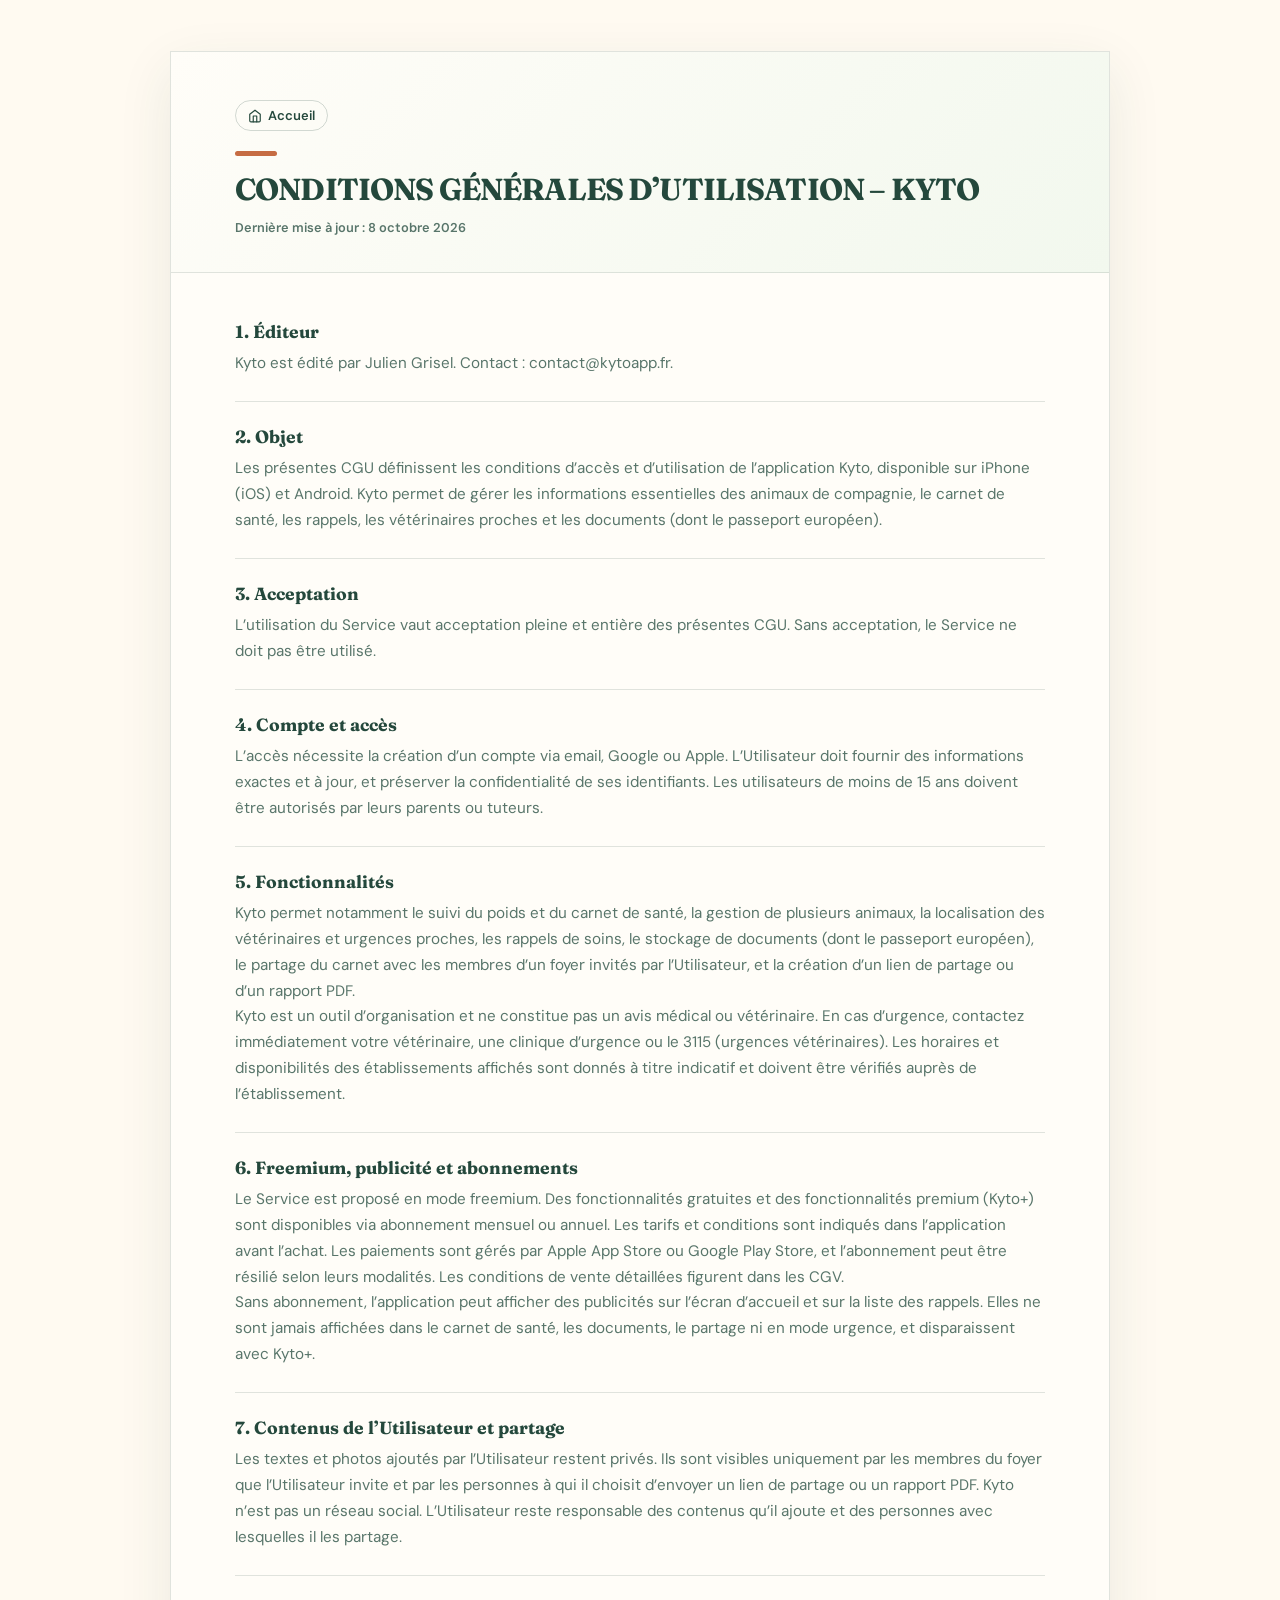
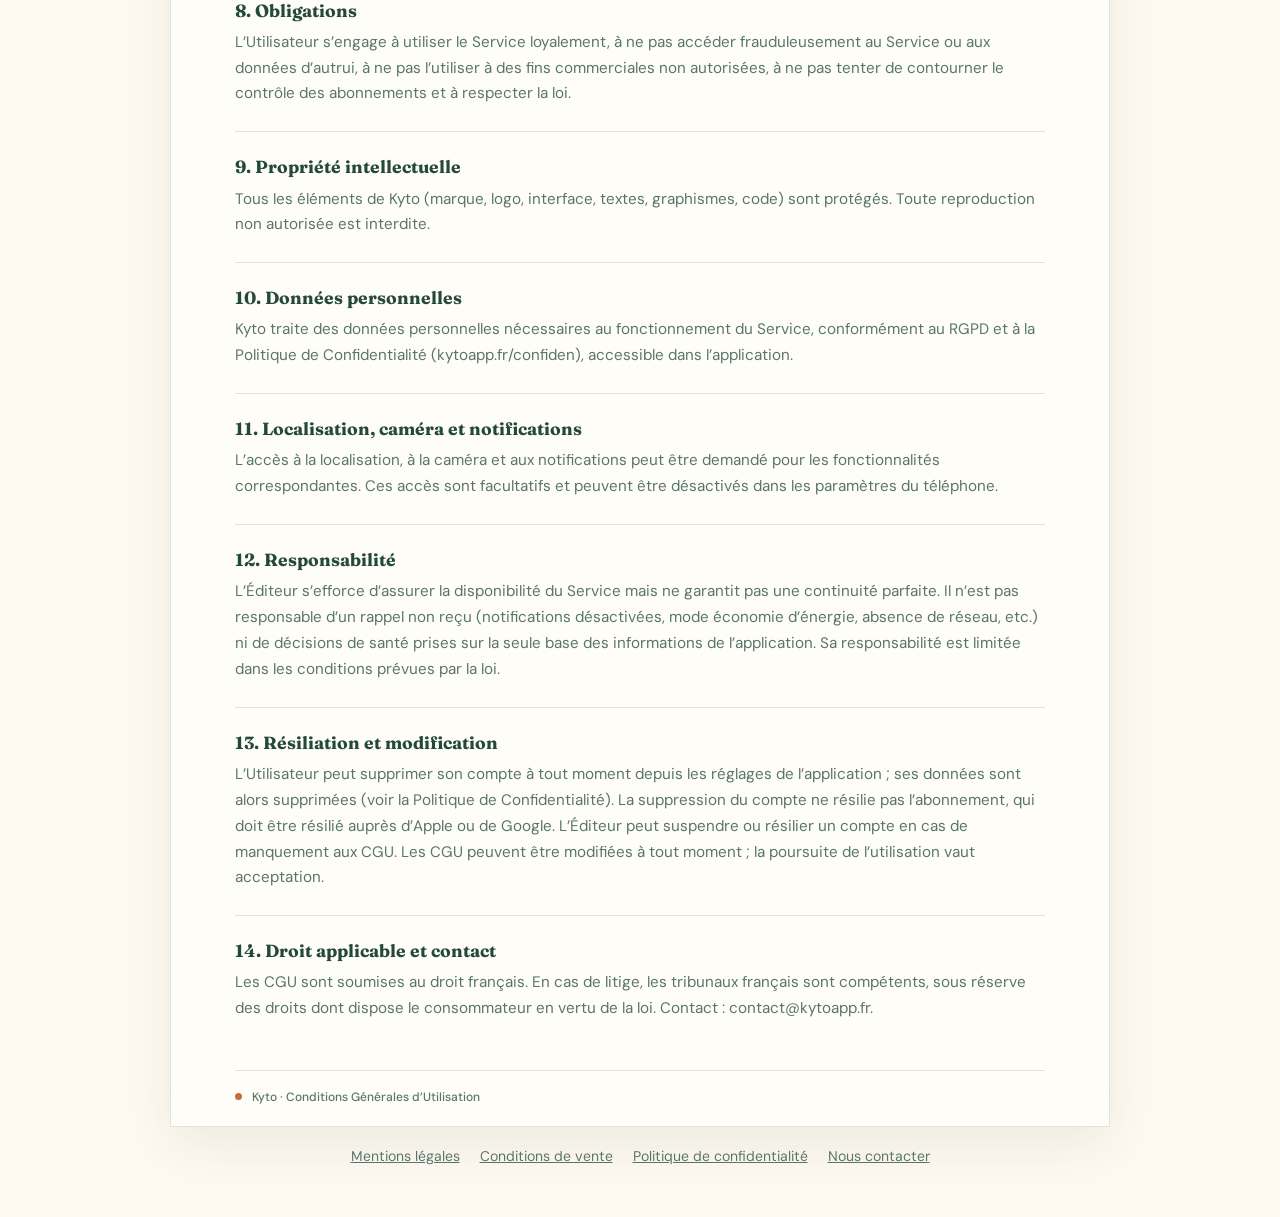
<file: cgu.html>
<!doctype html>
<html lang="fr"><head>
<meta charset="UTF-8">
<meta name="viewport" content="width=device-width, initial-scale=1.0">
<title>Conditions Générales d’Utilisation – Kyto</title>
<link rel="stylesheet" href="/fonts/fonts.css">
<style>
    :root {
      --forest: #24483c;
      --cream: #fffaf1;
      --paper: #fffdf8;
      --sage: #dcebdc;
      --muted: #58756a;
      --terracotta: #c66c43;
      --line: rgba(36, 72, 60, 0.14);
    }

    * {
      box-sizing: border-box;
    }

    html {
      background: var(--cream);
    }

    body {
      width: 100%;
      min-height: 100%;
      margin: 0;
      font-family: "DM Sans", system-ui, sans-serif;
      font-size: 16px;
      color: var(--forest);
    }

    .legal-page {
      width: 100%;
      padding: clamp(1rem, 4vw, 3.5rem) clamp(0.75rem, 3vw, 2rem);
    }

    .legal-document {
      width: 100%;
      max-width: 940px;
      margin: 0 auto;
      overflow: hidden;
      border: 1px solid var(--line);
      background: var(--paper);
      box-shadow: 0 18px 52px rgba(36, 72, 60, 0.09);
    }

    .document-header {
      padding: clamp(1.5rem, 4vw, 3rem) clamp(1.35rem, 5vw, 4.5rem) clamp(1.25rem, 3vw, 2.25rem);
      border-bottom: 1px solid var(--line);
      background: linear-gradient(135deg, #fffdf8 0%, #f2f8ee 100%);
    }

    .document-marker {
      width: 42px;
      height: 5px;
      margin-bottom: 1rem;
      border-radius: 999px;
      background: var(--terracotta);
    }

    .legal-title {
      margin: 0;
      font-family: "Fraunces", serif;
      letter-spacing: -0.028em;
    }

    .document-content {
      padding: clamp(1.2rem, 4vw, 3rem) clamp(1.35rem, 5vw, 4.5rem);
    }

    .section-list {
      margin: 0;
      padding: 0;
      list-style: none;
    }

    .legal-section {
      padding: clamp(1rem, 2vw, 1.5rem) 0;
      border-bottom: 1px solid var(--line);
    }

    .legal-section:first-child {
      padding-top: 0;
    }

    .legal-section:last-child {
      padding-bottom: 0;
      border-bottom: 0;
    }

    .section-heading {
      margin: 0;
      font-family: "Fraunces", serif;
      line-height: 1.22;
    }

    .section-copy {
      margin: 0.55rem 0 0;
      color: var(--muted);
      line-height: 1.7;
      white-space: pre-line;
    }

    .document-footer {
      display: flex;
      align-items: center;
      gap: 0.65rem;
      margin: 0 clamp(1.35rem, 5vw, 4.5rem);
      padding: 1.1rem 0 1.35rem;
      border-top: 1px solid var(--line);
      color: var(--muted);
    }

    .footer-dot {
      width: 7px;
      height: 7px;
      flex: 0 0 auto;
      border-radius: 999px;
      background: var(--terracotta);
    }

    @media (max-width: 560px) {
      .legal-page {
        padding: 0.6rem;
      }

      .document-header {
        padding: 1.35rem 1.15rem 1.15rem;
      }

      .document-content {
        padding: 1.25rem 1.15rem;
      }

      .document-footer {
        margin: 0 1.15rem;
      }

      .section-copy {
        line-height: 1.62;
      }
    }
  
    .section-heading{font-size:1.1rem}
    .section-copy{font-size:.95rem}
    .home-btn{display:inline-flex;align-items:center;gap:6px;border:1px solid rgba(36,72,60,.2);border-radius:999px;padding:6px 12px;margin-bottom:20px;color:var(--forest);font-weight:600;font-size:13px;text-decoration:none;transition:background .2s}
    .home-btn:hover{background:rgba(255,255,255,.7)}
    .home-btn:focus-visible{outline:2px solid var(--terracotta);outline-offset:2px}
    .legal-title{font-size:clamp(1.5rem,4.5vw,1.9rem);line-height:1.15;color:var(--forest)}
    .update{margin:12px 0 0;color:var(--muted);font-weight:600;font-size:.8rem}
    .legal-nav{display:flex;flex-wrap:wrap;gap:8px 20px;justify-content:center;margin-top:20px;font-size:14px}
    .legal-nav a{color:var(--muted)}
    .legal-nav a:hover{color:var(--forest);text-decoration:underline}
    .document-footer p{margin:0;font-size:.75rem;font-weight:500}
</style>
<link rel="icon" type="image/png" href="/favicon.png"><link rel="icon" href="/favicon.ico" sizes="any"><link rel="apple-touch-icon" href="/apple-touch-icon.png"></head>
<body>
<main class="legal-page" aria-labelledby="document-title">
  <article class="legal-document">
    <header class="document-header">
      <a class="home-btn" href="index.html"><svg width="14" height="14" viewBox="0 0 24 24" fill="none" stroke="currentColor" stroke-width="2" stroke-linecap="round" stroke-linejoin="round" aria-hidden="true"><path d="m3 9 9-7 9 7v11a2 2 0 0 1-2 2H5a2 2 0 0 1-2-2z"/><path d="M9 22V12h6v10"/></svg>Accueil</a>
      <div class="document-marker" aria-hidden="true"></div>
      <h1 id="document-title" class="legal-title">CONDITIONS GÉNÉRALES D’UTILISATION – KYTO</h1>
      <p class="update">Dernière mise à jour : 8 octobre 2026</p>
    </header>
    <div class="document-content">
     <ol class="section-list" aria-label="Conditions générales d’utilisation">
      <li class="legal-section"><h2 class="section-heading">1. Éditeur</h2><p class="section-copy">Kyto est édité par Julien Grisel. Contact : contact@kytoapp.fr.</p></li>
      <li class="legal-section"><h2 class="section-heading">2. Objet</h2><p class="section-copy">Les présentes CGU définissent les conditions d’accès et d’utilisation de l’application Kyto, disponible sur iPhone (iOS) et Android. Kyto permet de gérer les informations essentielles des animaux de compagnie, le carnet de santé, les rappels, les vétérinaires proches et les documents (dont le passeport européen).</p></li>
      <li class="legal-section"><h2 class="section-heading">3. Acceptation</h2><p class="section-copy">L’utilisation du Service vaut acceptation pleine et entière des présentes CGU. Sans acceptation, le Service ne doit pas être utilisé.</p></li>
      <li class="legal-section"><h2 class="section-heading">4. Compte et accès</h2><p class="section-copy">L’accès nécessite la création d’un compte via email, Google ou Apple. L’Utilisateur doit fournir des informations exactes et à jour, et préserver la confidentialité de ses identifiants. Les utilisateurs de moins de 15 ans doivent être autorisés par leurs parents ou tuteurs.</p></li>
      <li class="legal-section"><h2 class="section-heading">5. Fonctionnalités</h2><p class="section-copy">Kyto permet notamment le suivi du poids et du carnet de santé, la gestion de plusieurs animaux, la localisation des vétérinaires et urgences proches, les rappels de soins, le stockage de documents (dont le passeport européen), le partage du carnet avec les membres d’un foyer invités par l’Utilisateur, et la création d’un lien de partage ou d’un rapport PDF.
Kyto est un outil d’organisation et ne constitue pas un avis médical ou vétérinaire. En cas d’urgence, contactez immédiatement votre vétérinaire, une clinique d’urgence ou le 3115 (urgences vétérinaires). Les horaires et disponibilités des établissements affichés sont donnés à titre indicatif et doivent être vérifiés auprès de l’établissement.</p></li>
      <li class="legal-section"><h2 class="section-heading">6. Freemium, publicité et abonnements</h2><p class="section-copy">Le Service est proposé en mode freemium. Des fonctionnalités gratuites et des fonctionnalités premium (Kyto+) sont disponibles via abonnement mensuel ou annuel. Les tarifs et conditions sont indiqués dans l’application avant l’achat. Les paiements sont gérés par Apple App Store ou Google Play Store, et l’abonnement peut être résilié selon leurs modalités. Les conditions de vente détaillées figurent dans les CGV.
Sans abonnement, l’application peut afficher des publicités sur l’écran d’accueil et sur la liste des rappels. Elles ne sont jamais affichées dans le carnet de santé, les documents, le partage ni en mode urgence, et disparaissent avec Kyto+.</p></li>
      <li class="legal-section"><h2 class="section-heading">7. Contenus de l’Utilisateur et partage</h2><p class="section-copy">Les textes et photos ajoutés par l’Utilisateur restent privés. Ils sont visibles uniquement par les membres du foyer que l’Utilisateur invite et par les personnes à qui il choisit d’envoyer un lien de partage ou un rapport PDF. Kyto n’est pas un réseau social. L’Utilisateur reste responsable des contenus qu’il ajoute et des personnes avec lesquelles il les partage.</p></li>
      <li class="legal-section"><h2 class="section-heading">8. Obligations</h2><p class="section-copy">L’Utilisateur s’engage à utiliser le Service loyalement, à ne pas accéder frauduleusement au Service ou aux données d’autrui, à ne pas l’utiliser à des fins commerciales non autorisées, à ne pas tenter de contourner le contrôle des abonnements et à respecter la loi.</p></li>
      <li class="legal-section"><h2 class="section-heading">9. Propriété intellectuelle</h2><p class="section-copy">Tous les éléments de Kyto (marque, logo, interface, textes, graphismes, code) sont protégés. Toute reproduction non autorisée est interdite.</p></li>
      <li class="legal-section"><h2 class="section-heading">10. Données personnelles</h2><p class="section-copy">Kyto traite des données personnelles nécessaires au fonctionnement du Service, conformément au RGPD et à la Politique de Confidentialité (kytoapp.fr/confiden), accessible dans l’application.</p></li>
      <li class="legal-section"><h2 class="section-heading">11. Localisation, caméra et notifications</h2><p class="section-copy">L’accès à la localisation, à la caméra et aux notifications peut être demandé pour les fonctionnalités correspondantes. Ces accès sont facultatifs et peuvent être désactivés dans les paramètres du téléphone.</p></li>
      <li class="legal-section"><h2 class="section-heading">12. Responsabilité</h2><p class="section-copy">L’Éditeur s’efforce d’assurer la disponibilité du Service mais ne garantit pas une continuité parfaite. Il n’est pas responsable d’un rappel non reçu (notifications désactivées, mode économie d’énergie, absence de réseau, etc.) ni de décisions de santé prises sur la seule base des informations de l’application. Sa responsabilité est limitée dans les conditions prévues par la loi.</p></li>
      <li class="legal-section"><h2 class="section-heading">13. Résiliation et modification</h2><p class="section-copy">L’Utilisateur peut supprimer son compte à tout moment depuis les réglages de l’application ; ses données sont alors supprimées (voir la Politique de Confidentialité). La suppression du compte ne résilie pas l’abonnement, qui doit être résilié auprès d’Apple ou de Google. L’Éditeur peut suspendre ou résilier un compte en cas de manquement aux CGU. Les CGU peuvent être modifiées à tout moment ; la poursuite de l’utilisation vaut acceptation.</p></li>
      <li class="legal-section"><h2 class="section-heading">14. Droit applicable et contact</h2><p class="section-copy">Les CGU sont soumises au droit français. En cas de litige, les tribunaux français sont compétents, sous réserve des droits dont dispose le consommateur en vertu de la loi. Contact : contact@kytoapp.fr.</p></li>
     </ol>
    </div>
    <footer class="document-footer"><span class="footer-dot" aria-hidden="true"></span><p>Kyto · Conditions Générales d’Utilisation</p></footer>
  </article>
  <nav class="legal-nav" aria-label="Autres pages">
    <a href="mentions-legales.html">Mentions légales</a><a href="cgv.html">Conditions de vente</a><a href="confiden.html">Politique de confidentialité</a><a href="contact.html">Nous contacter</a>
  </nav>
</main>
</body></html>
</file>
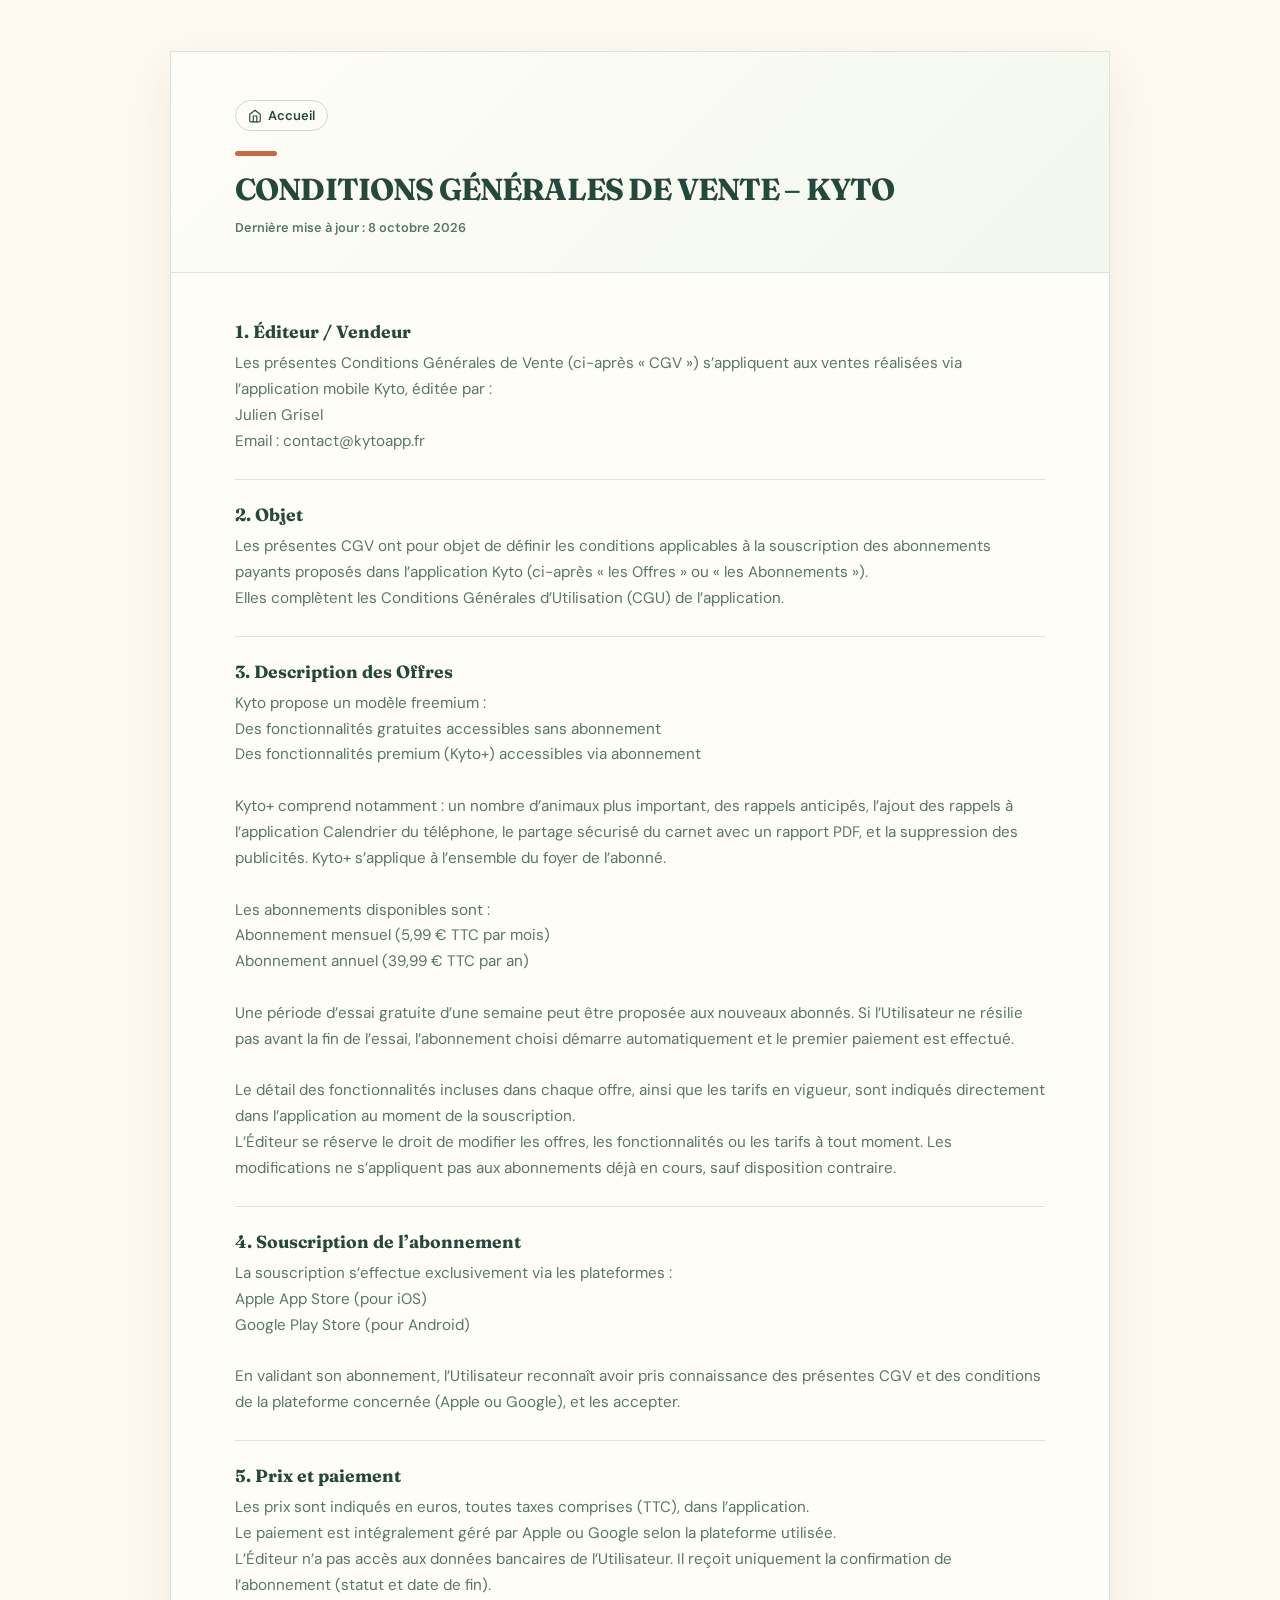
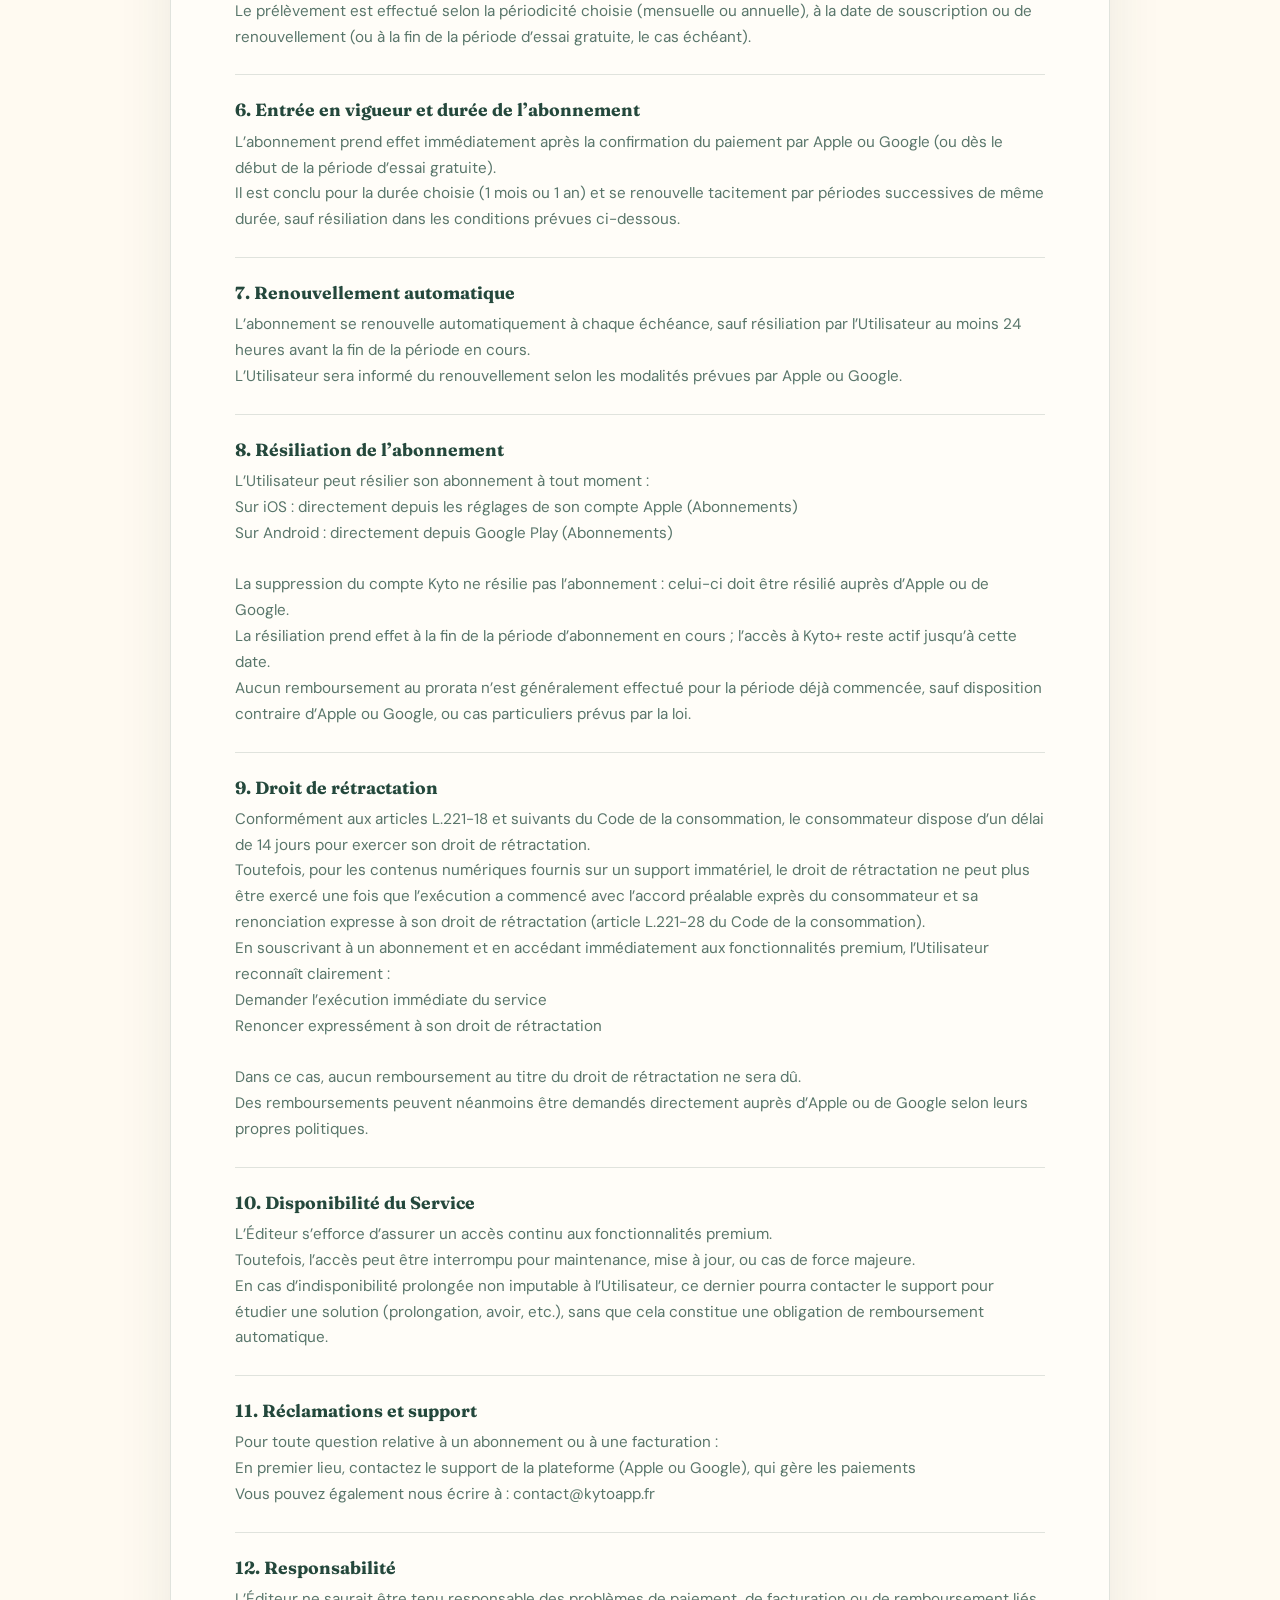
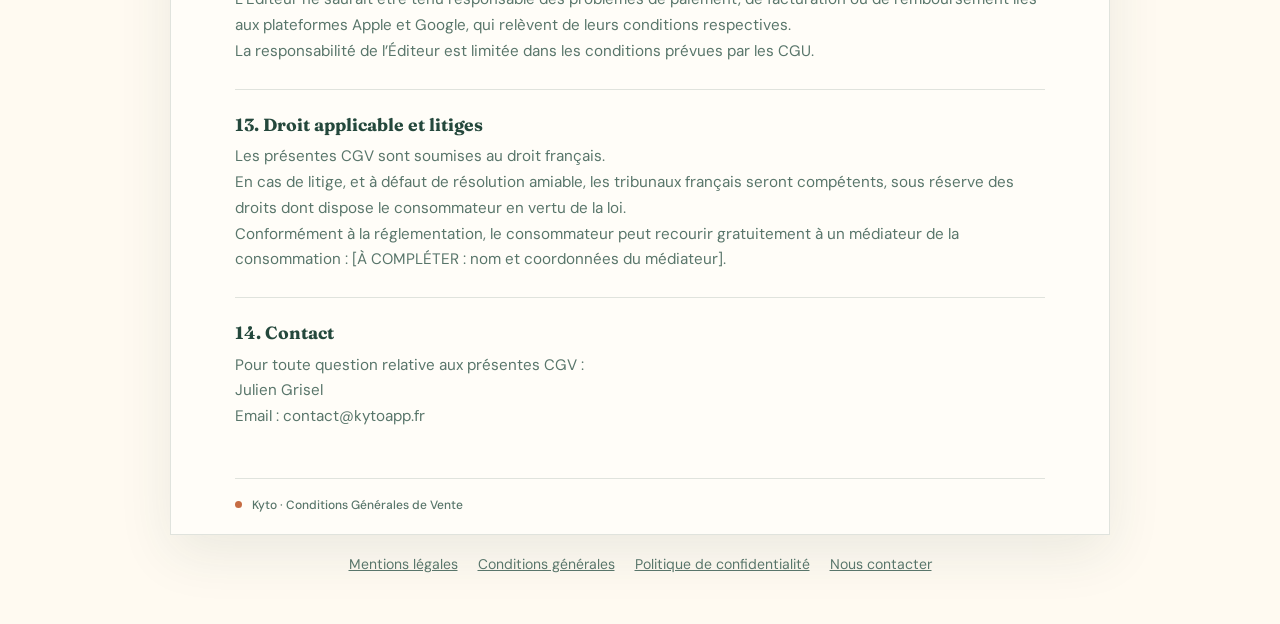
<file: cgv.html>
<!doctype html>
<html lang="fr"><head>
<meta charset="UTF-8">
<meta name="viewport" content="width=device-width, initial-scale=1.0">
<title>Conditions Générales de Vente – Kyto</title>
<link rel="stylesheet" href="/fonts/fonts.css">
<style>
    :root {
      --forest: #24483c;
      --cream: #fffaf1;
      --paper: #fffdf8;
      --sage: #dcebdc;
      --muted: #58756a;
      --terracotta: #c66c43;
      --line: rgba(36, 72, 60, 0.14);
    }

    * {
      box-sizing: border-box;
    }

    html {
      background: var(--cream);
    }

    body {
      width: 100%;
      min-height: 100%;
      margin: 0;
      font-family: "DM Sans", system-ui, sans-serif;
      font-size: 16px;
      color: var(--forest);
    }

    .legal-page {
      width: 100%;
      padding: clamp(1rem, 4vw, 3.5rem) clamp(0.75rem, 3vw, 2rem);
    }

    .legal-document {
      width: 100%;
      max-width: 940px;
      margin: 0 auto;
      overflow: hidden;
      border: 1px solid var(--line);
      background: var(--paper);
      box-shadow: 0 18px 52px rgba(36, 72, 60, 0.09);
    }

    .document-header {
      padding: clamp(1.5rem, 4vw, 3rem) clamp(1.35rem, 5vw, 4.5rem) clamp(1.25rem, 3vw, 2.25rem);
      border-bottom: 1px solid var(--line);
      background: linear-gradient(135deg, #fffdf8 0%, #f2f8ee 100%);
    }

    .document-marker {
      width: 42px;
      height: 5px;
      margin-bottom: 1rem;
      border-radius: 999px;
      background: var(--terracotta);
    }

    .legal-title {
      margin: 0;
      font-family: "Fraunces", serif;
      letter-spacing: -0.028em;
    }

    .document-content {
      padding: clamp(1.2rem, 4vw, 3rem) clamp(1.35rem, 5vw, 4.5rem);
    }

    .section-list {
      margin: 0;
      padding: 0;
      list-style: none;
    }

    .legal-section {
      padding: clamp(1rem, 2vw, 1.5rem) 0;
      border-bottom: 1px solid var(--line);
    }

    .legal-section:first-child {
      padding-top: 0;
    }

    .legal-section:last-child {
      padding-bottom: 0;
      border-bottom: 0;
    }

    .section-heading {
      margin: 0;
      font-family: "Fraunces", serif;
      line-height: 1.22;
    }

    .section-copy {
      margin: 0.55rem 0 0;
      color: var(--muted);
      line-height: 1.7;
      white-space: pre-line;
    }

    .document-footer {
      display: flex;
      align-items: center;
      gap: 0.65rem;
      margin: 0 clamp(1.35rem, 5vw, 4.5rem);
      padding: 1.1rem 0 1.35rem;
      border-top: 1px solid var(--line);
      color: var(--muted);
    }

    .footer-dot {
      width: 7px;
      height: 7px;
      flex: 0 0 auto;
      border-radius: 999px;
      background: var(--terracotta);
    }

    @media (max-width: 560px) {
      .legal-page {
        padding: 0.6rem;
      }

      .document-header {
        padding: 1.35rem 1.15rem 1.15rem;
      }

      .document-content {
        padding: 1.25rem 1.15rem;
      }

      .document-footer {
        margin: 0 1.15rem;
      }

      .section-copy {
        line-height: 1.62;
      }
    }
  
    .section-heading{font-size:1.1rem}
    .section-copy{font-size:.95rem}
    .home-btn{display:inline-flex;align-items:center;gap:6px;border:1px solid rgba(36,72,60,.2);border-radius:999px;padding:6px 12px;margin-bottom:20px;color:var(--forest);font-weight:600;font-size:13px;text-decoration:none;transition:background .2s}
    .home-btn:hover{background:rgba(255,255,255,.7)}
    .home-btn:focus-visible{outline:2px solid var(--terracotta);outline-offset:2px}
    .legal-title{font-size:clamp(1.5rem,4.5vw,1.9rem);line-height:1.15;color:var(--forest)}
    .update{margin:12px 0 0;color:var(--muted);font-weight:600;font-size:.8rem}
    .legal-nav{display:flex;flex-wrap:wrap;gap:8px 20px;justify-content:center;margin-top:20px;font-size:14px}
    .legal-nav a{color:var(--muted)}
    .legal-nav a:hover{color:var(--forest);text-decoration:underline}
    .document-footer p{margin:0;font-size:.75rem;font-weight:500}
</style>
<link rel="icon" type="image/png" href="/favicon.png"><link rel="icon" href="/favicon.ico" sizes="any"><link rel="apple-touch-icon" href="/apple-touch-icon.png"></head>
<body>
<main class="legal-page" aria-labelledby="document-title">
  <article class="legal-document">
    <header class="document-header">
      <a class="home-btn" href="index.html"><svg width="14" height="14" viewBox="0 0 24 24" fill="none" stroke="currentColor" stroke-width="2" stroke-linecap="round" stroke-linejoin="round" aria-hidden="true"><path d="m3 9 9-7 9 7v11a2 2 0 0 1-2 2H5a2 2 0 0 1-2-2z"/><path d="M9 22V12h6v10"/></svg>Accueil</a>
      <div class="document-marker" aria-hidden="true"></div>
      <h1 id="document-title" class="legal-title">CONDITIONS GÉNÉRALES DE VENTE – KYTO</h1>
      <p class="update">Dernière mise à jour : 8 octobre 2026</p>
    </header>
    <div class="document-content">
     <ol class="section-list" aria-label="Conditions générales de vente">
      <li class="legal-section"><h2 class="section-heading">1. Éditeur / Vendeur</h2><p class="section-copy">Les présentes Conditions Générales de Vente (ci-après « CGV ») s’appliquent aux ventes réalisées via l’application mobile Kyto, éditée par :
Julien Grisel
Email : contact@kytoapp.fr</p></li>
      <li class="legal-section"><h2 class="section-heading">2. Objet</h2><p class="section-copy">Les présentes CGV ont pour objet de définir les conditions applicables à la souscription des abonnements payants proposés dans l’application Kyto (ci-après « les Offres » ou « les Abonnements »).
Elles complètent les Conditions Générales d’Utilisation (CGU) de l’application.</p></li>
      <li class="legal-section"><h2 class="section-heading">3. Description des Offres</h2><p class="section-copy">Kyto propose un modèle freemium :
Des fonctionnalités gratuites accessibles sans abonnement
Des fonctionnalités premium (Kyto+) accessibles via abonnement

Kyto+ comprend notamment : un nombre d’animaux plus important, des rappels anticipés, l’ajout des rappels à l’application Calendrier du téléphone, le partage sécurisé du carnet avec un rapport PDF, et la suppression des publicités. Kyto+ s’applique à l’ensemble du foyer de l’abonné.

Les abonnements disponibles sont :
Abonnement mensuel (5,99 € TTC par mois)
Abonnement annuel (39,99 € TTC par an)

Une période d’essai gratuite d’une semaine peut être proposée aux nouveaux abonnés. Si l’Utilisateur ne résilie pas avant la fin de l’essai, l’abonnement choisi démarre automatiquement et le premier paiement est effectué.

Le détail des fonctionnalités incluses dans chaque offre, ainsi que les tarifs en vigueur, sont indiqués directement dans l’application au moment de la souscription.
L’Éditeur se réserve le droit de modifier les offres, les fonctionnalités ou les tarifs à tout moment. Les modifications ne s’appliquent pas aux abonnements déjà en cours, sauf disposition contraire.</p></li>
      <li class="legal-section"><h2 class="section-heading">4. Souscription de l’abonnement</h2><p class="section-copy">La souscription s’effectue exclusivement via les plateformes :
Apple App Store (pour iOS)
Google Play Store (pour Android)

En validant son abonnement, l’Utilisateur reconnaît avoir pris connaissance des présentes CGV et des conditions de la plateforme concernée (Apple ou Google), et les accepter.</p></li>
      <li class="legal-section"><h2 class="section-heading">5. Prix et paiement</h2><p class="section-copy">Les prix sont indiqués en euros, toutes taxes comprises (TTC), dans l’application.
Le paiement est intégralement géré par Apple ou Google selon la plateforme utilisée.
L’Éditeur n’a pas accès aux données bancaires de l’Utilisateur. Il reçoit uniquement la confirmation de l’abonnement (statut et date de fin).
Le prélèvement est effectué selon la périodicité choisie (mensuelle ou annuelle), à la date de souscription ou de renouvellement (ou à la fin de la période d’essai gratuite, le cas échéant).</p></li>
      <li class="legal-section"><h2 class="section-heading">6. Entrée en vigueur et durée de l’abonnement</h2><p class="section-copy">L’abonnement prend effet immédiatement après la confirmation du paiement par Apple ou Google (ou dès le début de la période d’essai gratuite).
Il est conclu pour la durée choisie (1 mois ou 1 an) et se renouvelle tacitement par périodes successives de même durée, sauf résiliation dans les conditions prévues ci-dessous.</p></li>
      <li class="legal-section"><h2 class="section-heading">7. Renouvellement automatique</h2><p class="section-copy">L’abonnement se renouvelle automatiquement à chaque échéance, sauf résiliation par l’Utilisateur au moins 24 heures avant la fin de la période en cours.
L’Utilisateur sera informé du renouvellement selon les modalités prévues par Apple ou Google.</p></li>
      <li class="legal-section"><h2 class="section-heading">8. Résiliation de l’abonnement</h2><p class="section-copy">L’Utilisateur peut résilier son abonnement à tout moment :
Sur iOS : directement depuis les réglages de son compte Apple (Abonnements)
Sur Android : directement depuis Google Play (Abonnements)

La suppression du compte Kyto ne résilie pas l’abonnement : celui-ci doit être résilié auprès d’Apple ou de Google.
La résiliation prend effet à la fin de la période d’abonnement en cours ; l’accès à Kyto+ reste actif jusqu’à cette date.
Aucun remboursement au prorata n’est généralement effectué pour la période déjà commencée, sauf disposition contraire d’Apple ou Google, ou cas particuliers prévus par la loi.</p></li>
      <li class="legal-section"><h2 class="section-heading">9. Droit de rétractation</h2><p class="section-copy">Conformément aux articles L.221-18 et suivants du Code de la consommation, le consommateur dispose d’un délai de 14 jours pour exercer son droit de rétractation.
Toutefois, pour les contenus numériques fournis sur un support immatériel, le droit de rétractation ne peut plus être exercé une fois que l’exécution a commencé avec l’accord préalable exprès du consommateur et sa renonciation expresse à son droit de rétractation (article L.221-28 du Code de la consommation).
En souscrivant à un abonnement et en accédant immédiatement aux fonctionnalités premium, l’Utilisateur reconnaît clairement :
Demander l’exécution immédiate du service
Renoncer expressément à son droit de rétractation

Dans ce cas, aucun remboursement au titre du droit de rétractation ne sera dû.
Des remboursements peuvent néanmoins être demandés directement auprès d’Apple ou de Google selon leurs propres politiques.</p></li>
      <li class="legal-section"><h2 class="section-heading">10. Disponibilité du Service</h2><p class="section-copy">L’Éditeur s’efforce d’assurer un accès continu aux fonctionnalités premium.
Toutefois, l’accès peut être interrompu pour maintenance, mise à jour, ou cas de force majeure.
En cas d’indisponibilité prolongée non imputable à l’Utilisateur, ce dernier pourra contacter le support pour étudier une solution (prolongation, avoir, etc.), sans que cela constitue une obligation de remboursement automatique.</p></li>
      <li class="legal-section"><h2 class="section-heading">11. Réclamations et support</h2><p class="section-copy">Pour toute question relative à un abonnement ou à une facturation :
En premier lieu, contactez le support de la plateforme (Apple ou Google), qui gère les paiements
Vous pouvez également nous écrire à : contact@kytoapp.fr</p></li>
      <li class="legal-section"><h2 class="section-heading">12. Responsabilité</h2><p class="section-copy">L’Éditeur ne saurait être tenu responsable des problèmes de paiement, de facturation ou de remboursement liés aux plateformes Apple et Google, qui relèvent de leurs conditions respectives.
La responsabilité de l’Éditeur est limitée dans les conditions prévues par les CGU.</p></li>
      <li class="legal-section"><h2 class="section-heading">13. Droit applicable et litiges</h2><p class="section-copy">Les présentes CGV sont soumises au droit français.
En cas de litige, et à défaut de résolution amiable, les tribunaux français seront compétents, sous réserve des droits dont dispose le consommateur en vertu de la loi.
Conformément à la réglementation, le consommateur peut recourir gratuitement à un médiateur de la consommation : [À COMPLÉTER : nom et coordonnées du médiateur].</p></li>
      <li class="legal-section"><h2 class="section-heading">14. Contact</h2><p class="section-copy">Pour toute question relative aux présentes CGV :
Julien Grisel
Email : contact@kytoapp.fr</p></li>
     </ol>
    </div>
    <footer class="document-footer"><span class="footer-dot" aria-hidden="true"></span><p>Kyto · Conditions Générales de Vente</p></footer>
  </article>
  <nav class="legal-nav" aria-label="Autres pages">
    <a href="mentions-legales.html">Mentions légales</a><a href="cgu.html">Conditions générales</a><a href="confiden.html">Politique de confidentialité</a><a href="contact.html">Nous contacter</a>
  </nav>
</main>
</body></html>
</file>
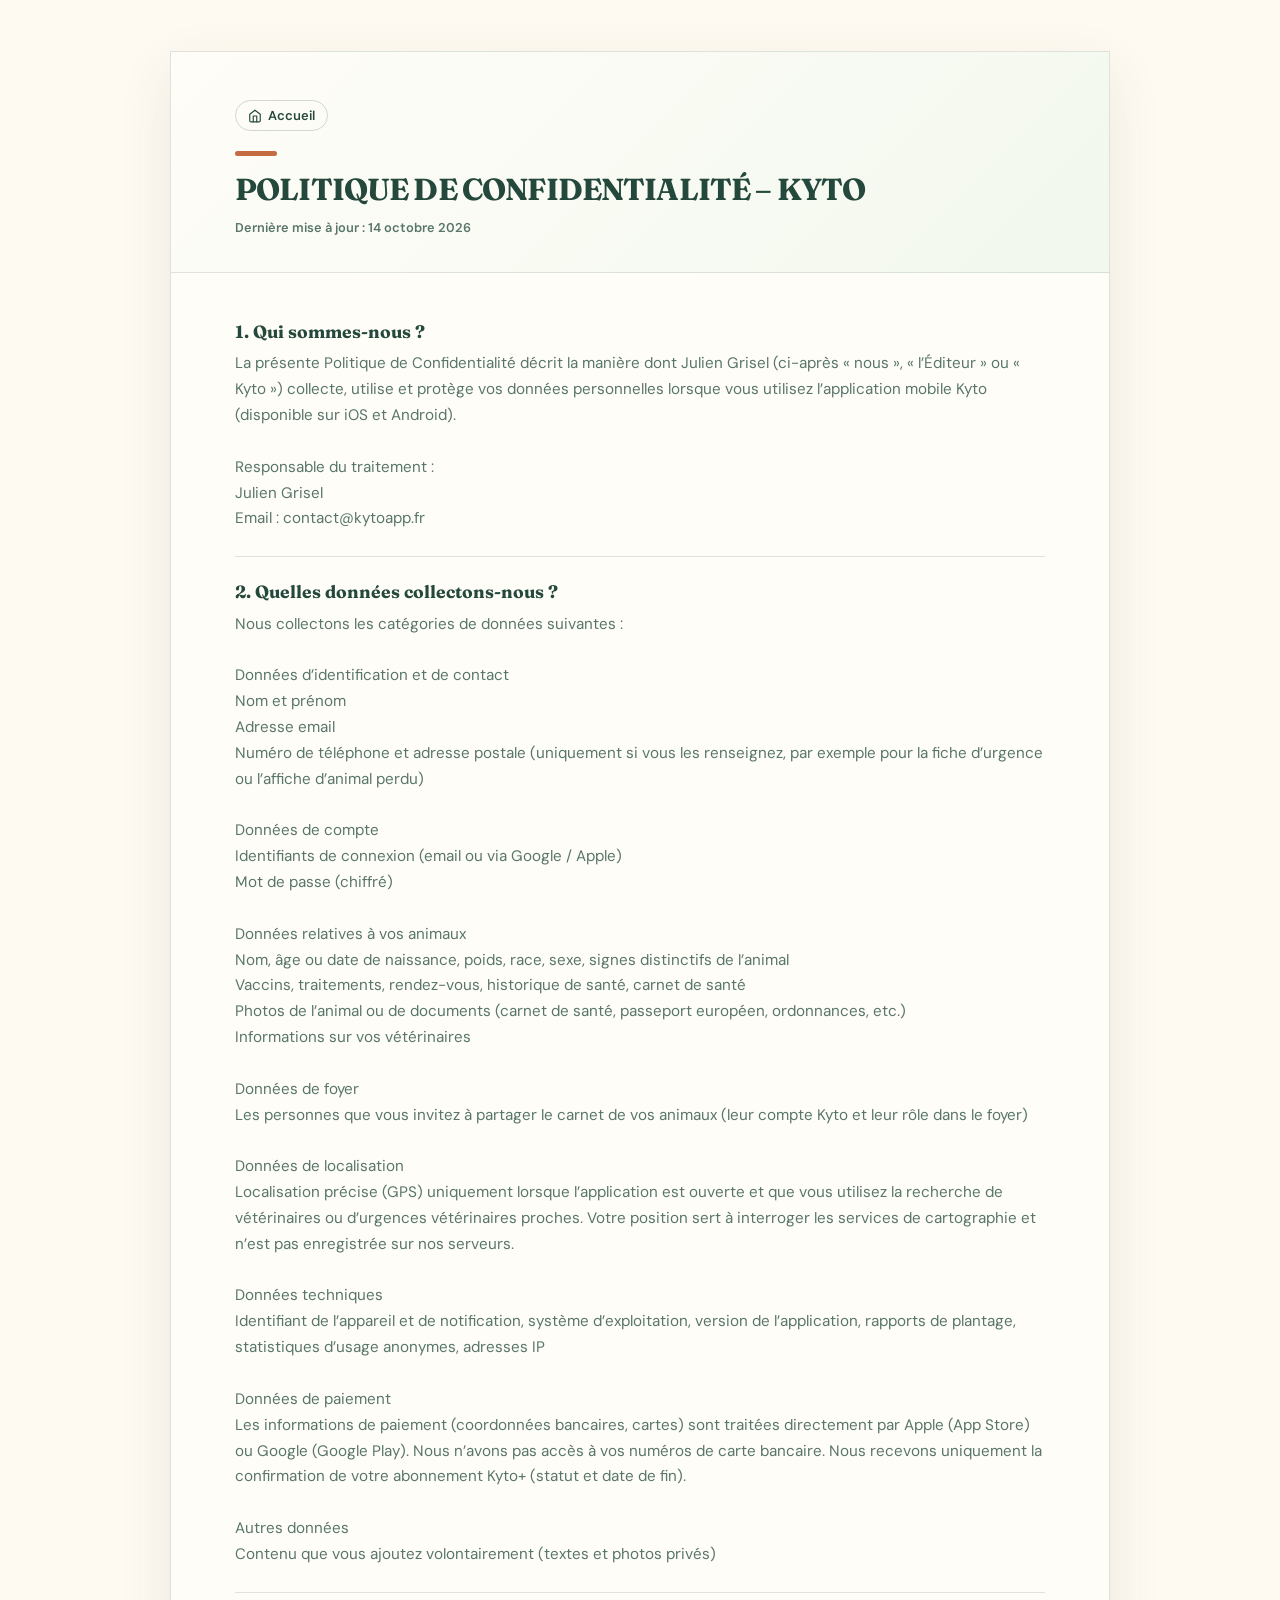
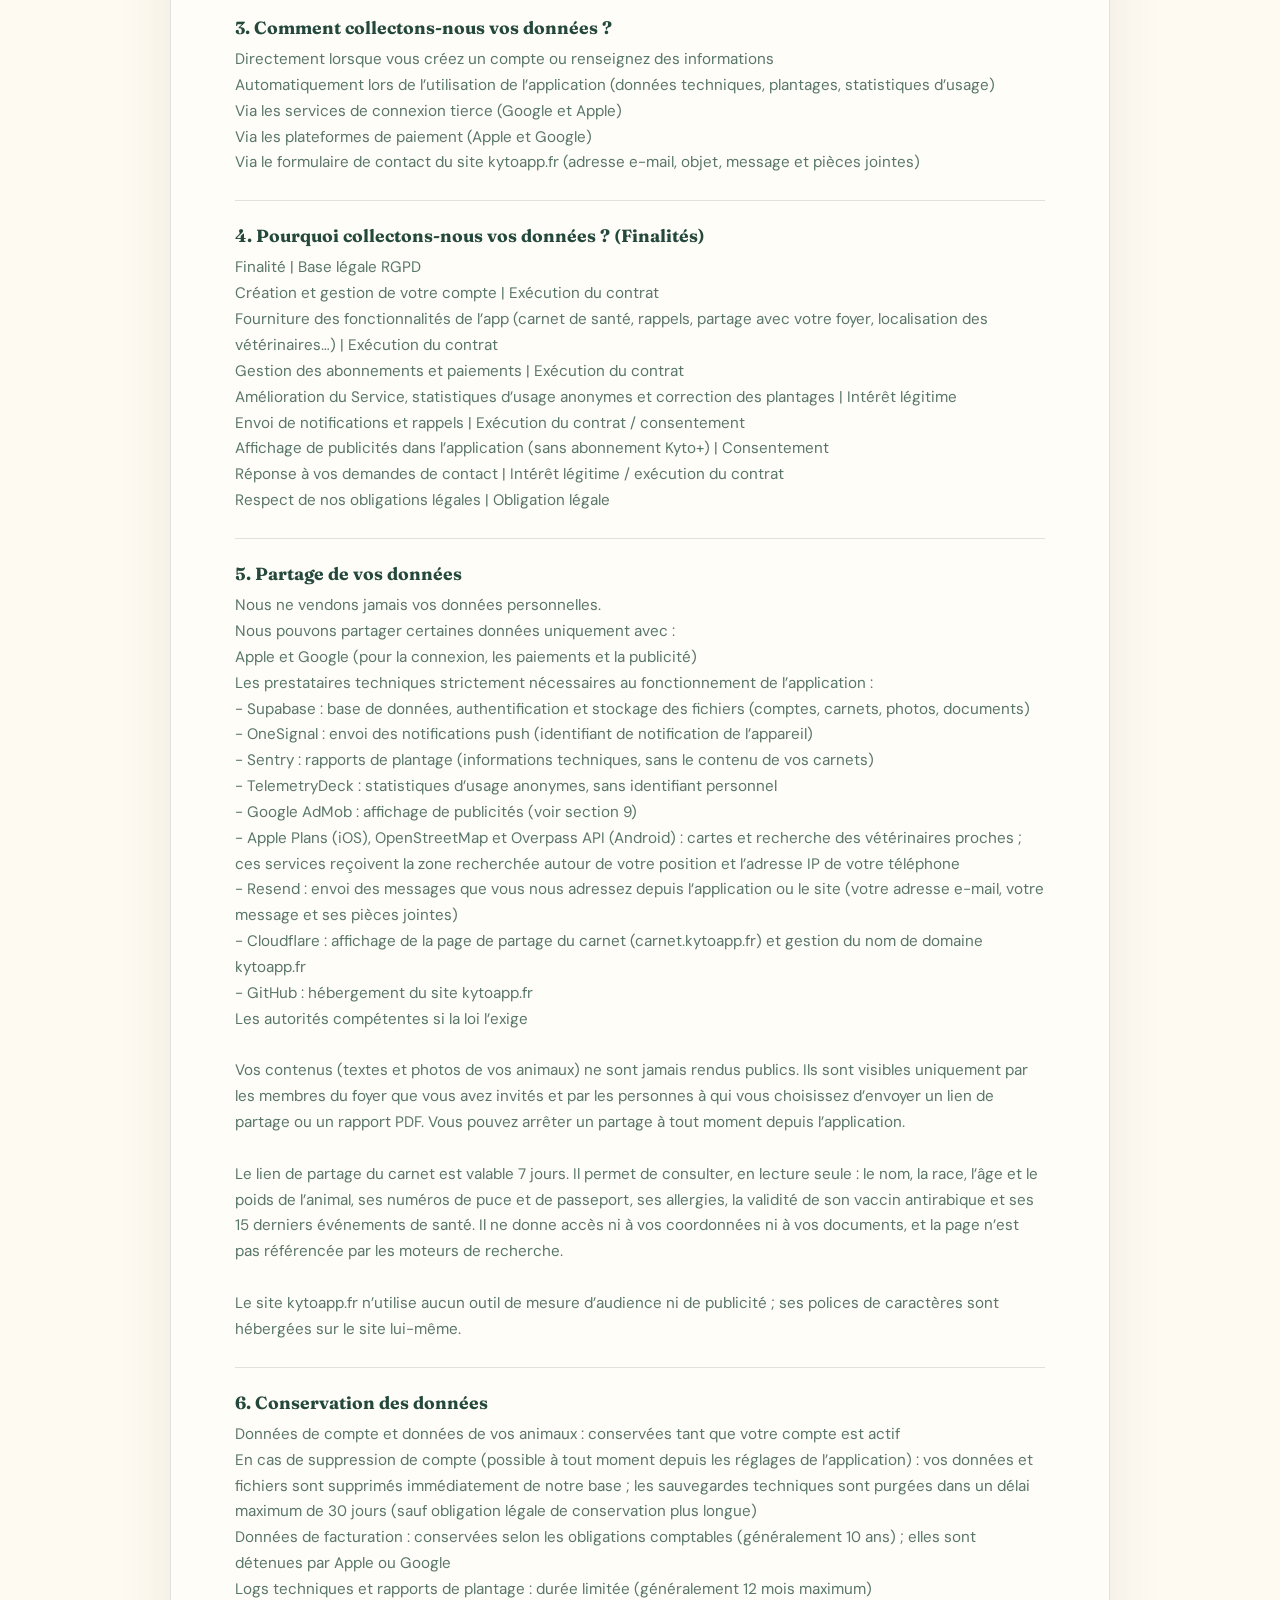
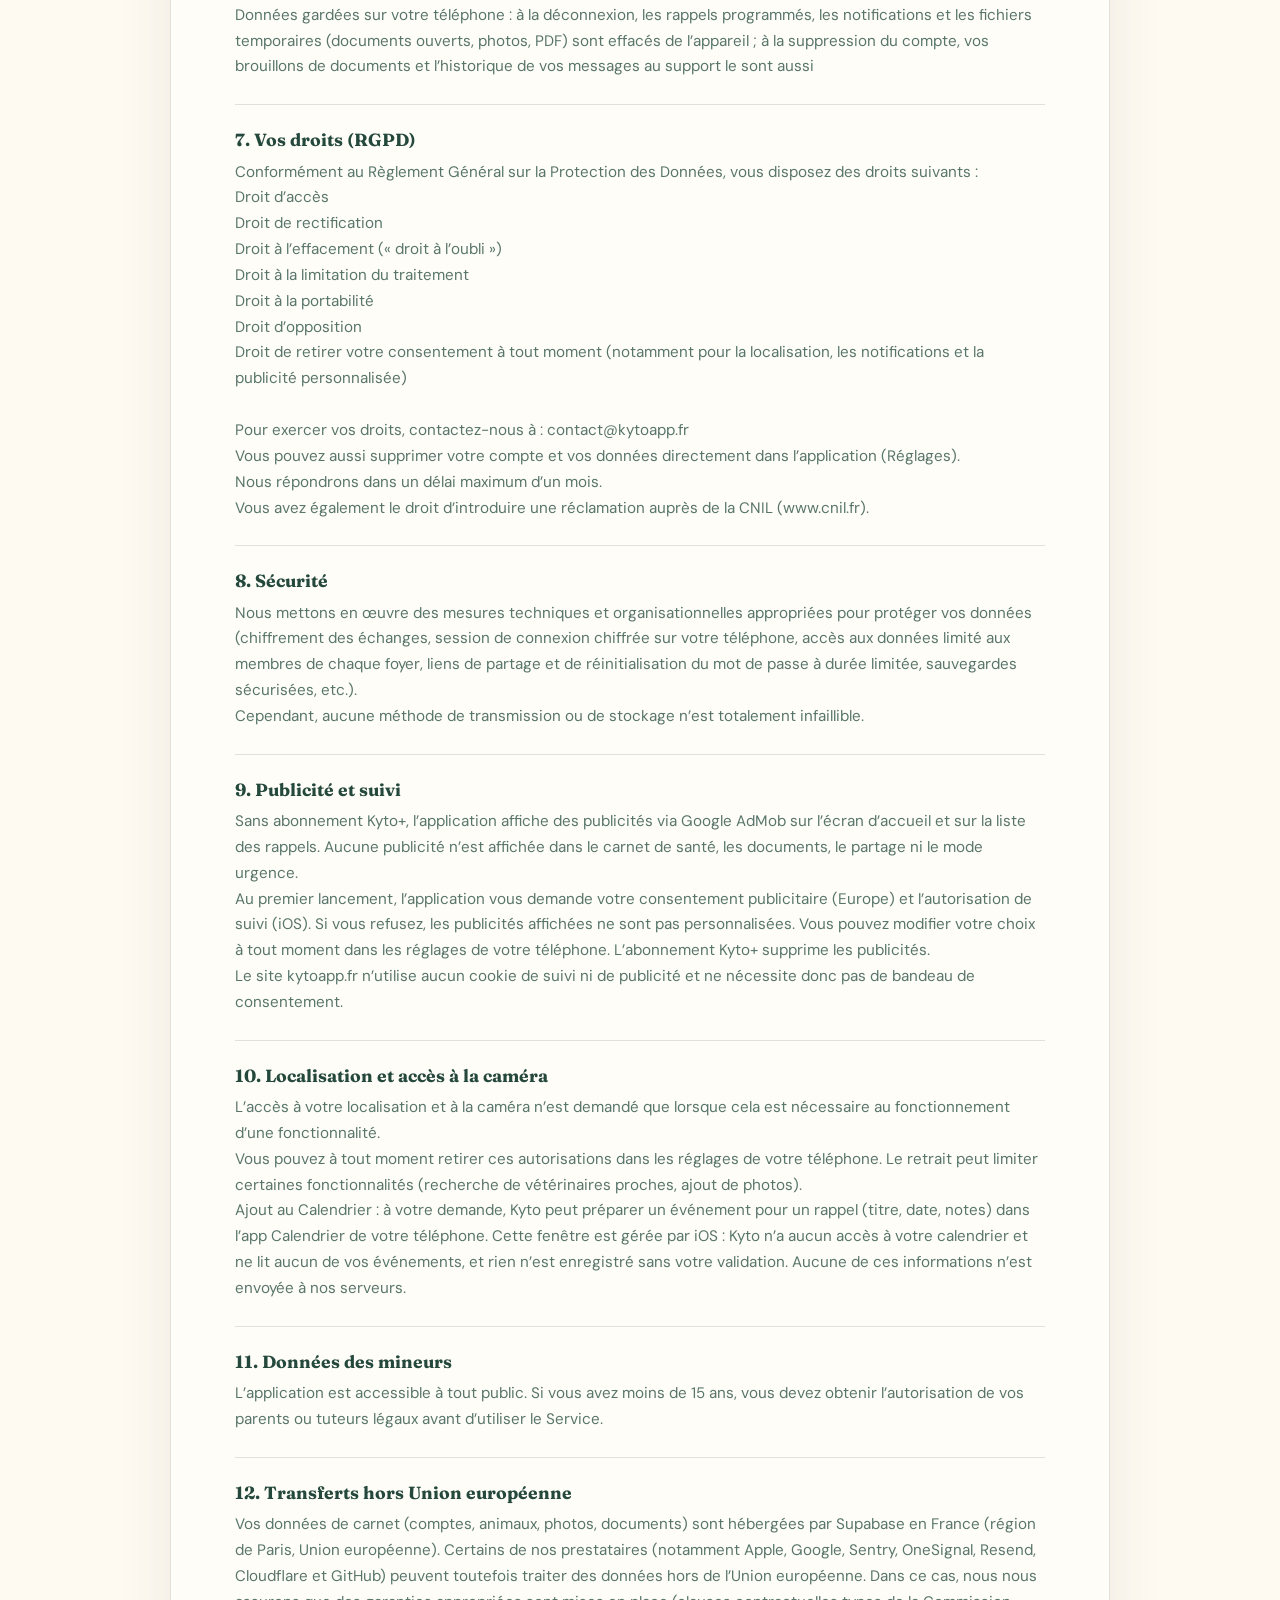
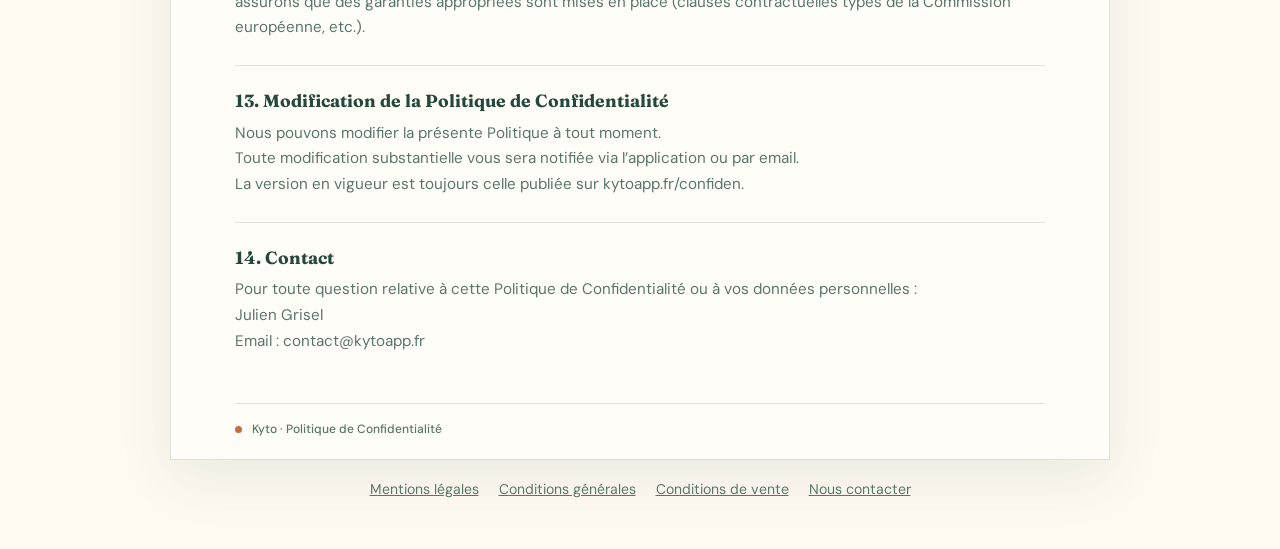
<file: confiden.html>
<!doctype html>
<html lang="fr"><head>
<meta charset="UTF-8">
<meta name="viewport" content="width=device-width, initial-scale=1.0">
<title>Politique de Confidentialité – Kyto</title>
<link rel="stylesheet" href="/fonts/fonts.css">
<style>
    :root {
      --forest: #24483c;
      --cream: #fffaf1;
      --paper: #fffdf8;
      --sage: #dcebdc;
      --muted: #58756a;
      --terracotta: #c66c43;
      --line: rgba(36, 72, 60, 0.14);
    }

    * {
      box-sizing: border-box;
    }

    html {
      background: var(--cream);
    }

    body {
      width: 100%;
      min-height: 100%;
      margin: 0;
      font-family: "DM Sans", system-ui, sans-serif;
      font-size: 16px;
      color: var(--forest);
    }

    .legal-page {
      width: 100%;
      padding: clamp(1rem, 4vw, 3.5rem) clamp(0.75rem, 3vw, 2rem);
    }

    .legal-document {
      width: 100%;
      max-width: 940px;
      margin: 0 auto;
      overflow: hidden;
      border: 1px solid var(--line);
      background: var(--paper);
      box-shadow: 0 18px 52px rgba(36, 72, 60, 0.09);
    }

    .document-header {
      padding: clamp(1.5rem, 4vw, 3rem) clamp(1.35rem, 5vw, 4.5rem) clamp(1.25rem, 3vw, 2.25rem);
      border-bottom: 1px solid var(--line);
      background: linear-gradient(135deg, #fffdf8 0%, #f2f8ee 100%);
    }

    .document-marker {
      width: 42px;
      height: 5px;
      margin-bottom: 1rem;
      border-radius: 999px;
      background: var(--terracotta);
    }

    .legal-title {
      margin: 0;
      font-family: "Fraunces", serif;
      letter-spacing: -0.028em;
    }

    .document-content {
      padding: clamp(1.2rem, 4vw, 3rem) clamp(1.35rem, 5vw, 4.5rem);
    }

    .section-list {
      margin: 0;
      padding: 0;
      list-style: none;
    }

    .legal-section {
      padding: clamp(1rem, 2vw, 1.5rem) 0;
      border-bottom: 1px solid var(--line);
    }

    .legal-section:first-child {
      padding-top: 0;
    }

    .legal-section:last-child {
      padding-bottom: 0;
      border-bottom: 0;
    }

    .section-heading {
      margin: 0;
      font-family: "Fraunces", serif;
      line-height: 1.22;
    }

    .section-copy {
      margin: 0.55rem 0 0;
      color: var(--muted);
      line-height: 1.7;
      white-space: pre-line;
    }

    .document-footer {
      display: flex;
      align-items: center;
      gap: 0.65rem;
      margin: 0 clamp(1.35rem, 5vw, 4.5rem);
      padding: 1.1rem 0 1.35rem;
      border-top: 1px solid var(--line);
      color: var(--muted);
    }

    .footer-dot {
      width: 7px;
      height: 7px;
      flex: 0 0 auto;
      border-radius: 999px;
      background: var(--terracotta);
    }

    @media (max-width: 560px) {
      .legal-page {
        padding: 0.6rem;
      }

      .document-header {
        padding: 1.35rem 1.15rem 1.15rem;
      }

      .document-content {
        padding: 1.25rem 1.15rem;
      }

      .document-footer {
        margin: 0 1.15rem;
      }

      .section-copy {
        line-height: 1.62;
      }
    }
  
    .section-heading{font-size:1.1rem}
    .section-copy{font-size:.95rem;overflow-wrap:anywhere}
    .home-btn{display:inline-flex;align-items:center;gap:6px;border:1px solid rgba(36,72,60,.2);border-radius:999px;padding:6px 12px;margin-bottom:20px;color:var(--forest);font-weight:600;font-size:13px;text-decoration:none;transition:background .2s}
    .home-btn:hover{background:rgba(255,255,255,.7)}
    .home-btn:focus-visible{outline:2px solid var(--terracotta);outline-offset:2px}
    .legal-title{font-size:clamp(1.5rem,4.5vw,1.9rem);line-height:1.15;color:var(--forest)}
    .update{margin:12px 0 0;color:var(--muted);font-weight:600;font-size:.8rem}
    .legal-nav{display:flex;flex-wrap:wrap;gap:8px 20px;justify-content:center;margin-top:20px;font-size:14px}
    .legal-nav a{color:var(--muted)}
    .legal-nav a:hover{color:var(--forest);text-decoration:underline}
    .document-footer p{margin:0;font-size:.75rem;font-weight:500}
</style>
<link rel="icon" type="image/png" href="/favicon.png"><link rel="icon" href="/favicon.ico" sizes="any"><link rel="apple-touch-icon" href="/apple-touch-icon.png"></head>
<body>
<main class="legal-page" aria-labelledby="document-title">
  <article class="legal-document">
    <header class="document-header">
      <a class="home-btn" href="index.html"><svg width="14" height="14" viewBox="0 0 24 24" fill="none" stroke="currentColor" stroke-width="2" stroke-linecap="round" stroke-linejoin="round" aria-hidden="true"><path d="m3 9 9-7 9 7v11a2 2 0 0 1-2 2H5a2 2 0 0 1-2-2z"/><path d="M9 22V12h6v10"/></svg>Accueil</a>
      <div class="document-marker" aria-hidden="true"></div>
      <h1 id="document-title" class="legal-title">POLITIQUE DE CONFIDENTIALITÉ – KYTO</h1>
      <p class="update">Dernière mise à jour : 14 octobre 2026</p>
    </header>
    <div class="document-content">
     <ol class="section-list" aria-label="Politique de confidentialité">
      <li class="legal-section"><h2 class="section-heading">1. Qui sommes-nous ?</h2><p class="section-copy">La présente Politique de Confidentialité décrit la manière dont Julien Grisel (ci-après « nous », « l’Éditeur » ou « Kyto ») collecte, utilise et protège vos données personnelles lorsque vous utilisez l’application mobile Kyto (disponible sur iOS et Android).

Responsable du traitement :
Julien Grisel
Email : contact@kytoapp.fr</p></li>
      <li class="legal-section"><h2 class="section-heading">2. Quelles données collectons-nous ?</h2><p class="section-copy">Nous collectons les catégories de données suivantes :

Données d’identification et de contact
Nom et prénom
Adresse email
Numéro de téléphone et adresse postale (uniquement si vous les renseignez, par exemple pour la fiche d’urgence ou l’affiche d’animal perdu)

Données de compte
Identifiants de connexion (email ou via Google / Apple)
Mot de passe (chiffré)

Données relatives à vos animaux
Nom, âge ou date de naissance, poids, race, sexe, signes distinctifs de l’animal
Vaccins, traitements, rendez-vous, historique de santé, carnet de santé
Photos de l’animal ou de documents (carnet de santé, passeport européen, ordonnances, etc.)
Informations sur vos vétérinaires

Données de foyer
Les personnes que vous invitez à partager le carnet de vos animaux (leur compte Kyto et leur rôle dans le foyer)

Données de localisation
Localisation précise (GPS) uniquement lorsque l’application est ouverte et que vous utilisez la recherche de vétérinaires ou d’urgences vétérinaires proches. Votre position sert à interroger les services de cartographie et n’est pas enregistrée sur nos serveurs.

Données techniques
Identifiant de l’appareil et de notification, système d’exploitation, version de l’application, rapports de plantage, statistiques d’usage anonymes, adresses IP

Données de paiement
Les informations de paiement (coordonnées bancaires, cartes) sont traitées directement par Apple (App Store) ou Google (Google Play). Nous n’avons pas accès à vos numéros de carte bancaire. Nous recevons uniquement la confirmation de votre abonnement Kyto+ (statut et date de fin).

Autres données
Contenu que vous ajoutez volontairement (textes et photos privés)</p></li>
      <li class="legal-section"><h2 class="section-heading">3. Comment collectons-nous vos données ?</h2><p class="section-copy">Directement lorsque vous créez un compte ou renseignez des informations
Automatiquement lors de l’utilisation de l’application (données techniques, plantages, statistiques d’usage)
Via les services de connexion tierce (Google et Apple)
Via les plateformes de paiement (Apple et Google)
Via le formulaire de contact du site kytoapp.fr (adresse e-mail, objet, message et pièces jointes)</p></li>
      <li class="legal-section"><h2 class="section-heading">4. Pourquoi collectons-nous vos données ? (Finalités)</h2><p class="section-copy">Finalité | Base légale RGPD
Création et gestion de votre compte | Exécution du contrat
Fourniture des fonctionnalités de l’app (carnet de santé, rappels, partage avec votre foyer, localisation des vétérinaires…) | Exécution du contrat
Gestion des abonnements et paiements | Exécution du contrat
Amélioration du Service, statistiques d’usage anonymes et correction des plantages | Intérêt légitime
Envoi de notifications et rappels | Exécution du contrat / consentement
Affichage de publicités dans l’application (sans abonnement Kyto+) | Consentement
Réponse à vos demandes de contact | Intérêt légitime / exécution du contrat
Respect de nos obligations légales | Obligation légale</p></li>
      <li class="legal-section"><h2 class="section-heading">5. Partage de vos données</h2><p class="section-copy">Nous ne vendons jamais vos données personnelles.
Nous pouvons partager certaines données uniquement avec :
Apple et Google (pour la connexion, les paiements et la publicité)
Les prestataires techniques strictement nécessaires au fonctionnement de l’application :
- Supabase : base de données, authentification et stockage des fichiers (comptes, carnets, photos, documents)
- OneSignal : envoi des notifications push (identifiant de notification de l’appareil)
- Sentry : rapports de plantage (informations techniques, sans le contenu de vos carnets)
- TelemetryDeck : statistiques d’usage anonymes, sans identifiant personnel
- Google AdMob : affichage de publicités (voir section 9)
- Apple Plans (iOS), OpenStreetMap et Overpass API (Android) : cartes et recherche des vétérinaires proches ; ces services reçoivent la zone recherchée autour de votre position et l’adresse IP de votre téléphone
- Resend : envoi des messages que vous nous adressez depuis l’application ou le site (votre adresse e-mail, votre message et ses pièces jointes)
- Cloudflare : affichage de la page de partage du carnet (carnet.kytoapp.fr) et gestion du nom de domaine kytoapp.fr
- GitHub : hébergement du site kytoapp.fr
Les autorités compétentes si la loi l’exige

Vos contenus (textes et photos de vos animaux) ne sont jamais rendus publics. Ils sont visibles uniquement par les membres du foyer que vous avez invités et par les personnes à qui vous choisissez d’envoyer un lien de partage ou un rapport PDF. Vous pouvez arrêter un partage à tout moment depuis l’application.

Le lien de partage du carnet est valable 7 jours. Il permet de consulter, en lecture seule : le nom, la race, l’âge et le poids de l’animal, ses numéros de puce et de passeport, ses allergies, la validité de son vaccin antirabique et ses 15 derniers événements de santé. Il ne donne accès ni à vos coordonnées ni à vos documents, et la page n’est pas référencée par les moteurs de recherche.

Le site kytoapp.fr n’utilise aucun outil de mesure d’audience ni de publicité ; ses polices de caractères sont hébergées sur le site lui-même.</p></li>
      <li class="legal-section"><h2 class="section-heading">6. Conservation des données</h2><p class="section-copy">Données de compte et données de vos animaux : conservées tant que votre compte est actif
En cas de suppression de compte (possible à tout moment depuis les réglages de l’application) : vos données et fichiers sont supprimés immédiatement de notre base ; les sauvegardes techniques sont purgées dans un délai maximum de 30 jours (sauf obligation légale de conservation plus longue)
Données de facturation : conservées selon les obligations comptables (généralement 10 ans) ; elles sont détenues par Apple ou Google
Logs techniques et rapports de plantage : durée limitée (généralement 12 mois maximum)
Données gardées sur votre téléphone : à la déconnexion, les rappels programmés, les notifications et les fichiers temporaires (documents ouverts, photos, PDF) sont effacés de l’appareil ; à la suppression du compte, vos brouillons de documents et l’historique de vos messages au support le sont aussi</p></li>
      <li class="legal-section"><h2 class="section-heading">7. Vos droits (RGPD)</h2><p class="section-copy">Conformément au Règlement Général sur la Protection des Données, vous disposez des droits suivants :
Droit d’accès
Droit de rectification
Droit à l’effacement (« droit à l’oubli »)
Droit à la limitation du traitement
Droit à la portabilité
Droit d’opposition
Droit de retirer votre consentement à tout moment (notamment pour la localisation, les notifications et la publicité personnalisée)

Pour exercer vos droits, contactez-nous à : contact@kytoapp.fr
Vous pouvez aussi supprimer votre compte et vos données directement dans l’application (Réglages).
Nous répondrons dans un délai maximum d’un mois.
Vous avez également le droit d’introduire une réclamation auprès de la CNIL (www.cnil.fr).</p></li>
      <li class="legal-section"><h2 class="section-heading">8. Sécurité</h2><p class="section-copy">Nous mettons en œuvre des mesures techniques et organisationnelles appropriées pour protéger vos données (chiffrement des échanges, session de connexion chiffrée sur votre téléphone, accès aux données limité aux membres de chaque foyer, liens de partage et de réinitialisation du mot de passe à durée limitée, sauvegardes sécurisées, etc.).
Cependant, aucune méthode de transmission ou de stockage n’est totalement infaillible.</p></li>
      <li class="legal-section"><h2 class="section-heading">9. Publicité et suivi</h2><p class="section-copy">Sans abonnement Kyto+, l’application affiche des publicités via Google AdMob sur l’écran d’accueil et sur la liste des rappels. Aucune publicité n’est affichée dans le carnet de santé, les documents, le partage ni le mode urgence.
Au premier lancement, l’application vous demande votre consentement publicitaire (Europe) et l’autorisation de suivi (iOS). Si vous refusez, les publicités affichées ne sont pas personnalisées. Vous pouvez modifier votre choix à tout moment dans les réglages de votre téléphone. L’abonnement Kyto+ supprime les publicités.
Le site kytoapp.fr n’utilise aucun cookie de suivi ni de publicité et ne nécessite donc pas de bandeau de consentement.</p></li>
      <li class="legal-section"><h2 class="section-heading">10. Localisation et accès à la caméra</h2><p class="section-copy">L’accès à votre localisation et à la caméra n’est demandé que lorsque cela est nécessaire au fonctionnement d’une fonctionnalité.
Vous pouvez à tout moment retirer ces autorisations dans les réglages de votre téléphone. Le retrait peut limiter certaines fonctionnalités (recherche de vétérinaires proches, ajout de photos).
Ajout au Calendrier : à votre demande, Kyto peut préparer un événement pour un rappel (titre, date, notes) dans l’app Calendrier de votre téléphone. Cette fenêtre est gérée par iOS : Kyto n’a aucun accès à votre calendrier et ne lit aucun de vos événements, et rien n’est enregistré sans votre validation. Aucune de ces informations n’est envoyée à nos serveurs.</p></li>
      <li class="legal-section"><h2 class="section-heading">11. Données des mineurs</h2><p class="section-copy">L’application est accessible à tout public. Si vous avez moins de 15 ans, vous devez obtenir l’autorisation de vos parents ou tuteurs légaux avant d’utiliser le Service.</p></li>
      <li class="legal-section"><h2 class="section-heading">12. Transferts hors Union européenne</h2><p class="section-copy">Vos données de carnet (comptes, animaux, photos, documents) sont hébergées par Supabase en France (région de Paris, Union européenne). Certains de nos prestataires (notamment Apple, Google, Sentry, OneSignal, Resend, Cloudflare et GitHub) peuvent toutefois traiter des données hors de l’Union européenne. Dans ce cas, nous nous assurons que des garanties appropriées sont mises en place (clauses contractuelles types de la Commission européenne, etc.).</p></li>
      <li class="legal-section"><h2 class="section-heading">13. Modification de la Politique de Confidentialité</h2><p class="section-copy">Nous pouvons modifier la présente Politique à tout moment.
Toute modification substantielle vous sera notifiée via l’application ou par email.
La version en vigueur est toujours celle publiée sur kytoapp.fr/confiden.</p></li>
      <li class="legal-section"><h2 class="section-heading">14. Contact</h2><p class="section-copy">Pour toute question relative à cette Politique de Confidentialité ou à vos données personnelles :
Julien Grisel
Email : contact@kytoapp.fr</p></li>
     </ol>
    </div>
    <footer class="document-footer"><span class="footer-dot" aria-hidden="true"></span><p>Kyto · Politique de Confidentialité</p></footer>
  </article>
  <nav class="legal-nav" aria-label="Autres pages">
    <a href="mentions-legales.html">Mentions légales</a><a href="cgu.html">Conditions générales</a><a href="cgv.html">Conditions de vente</a><a href="contact.html">Nous contacter</a>
  </nav>
</main>
</body></html>
</file>
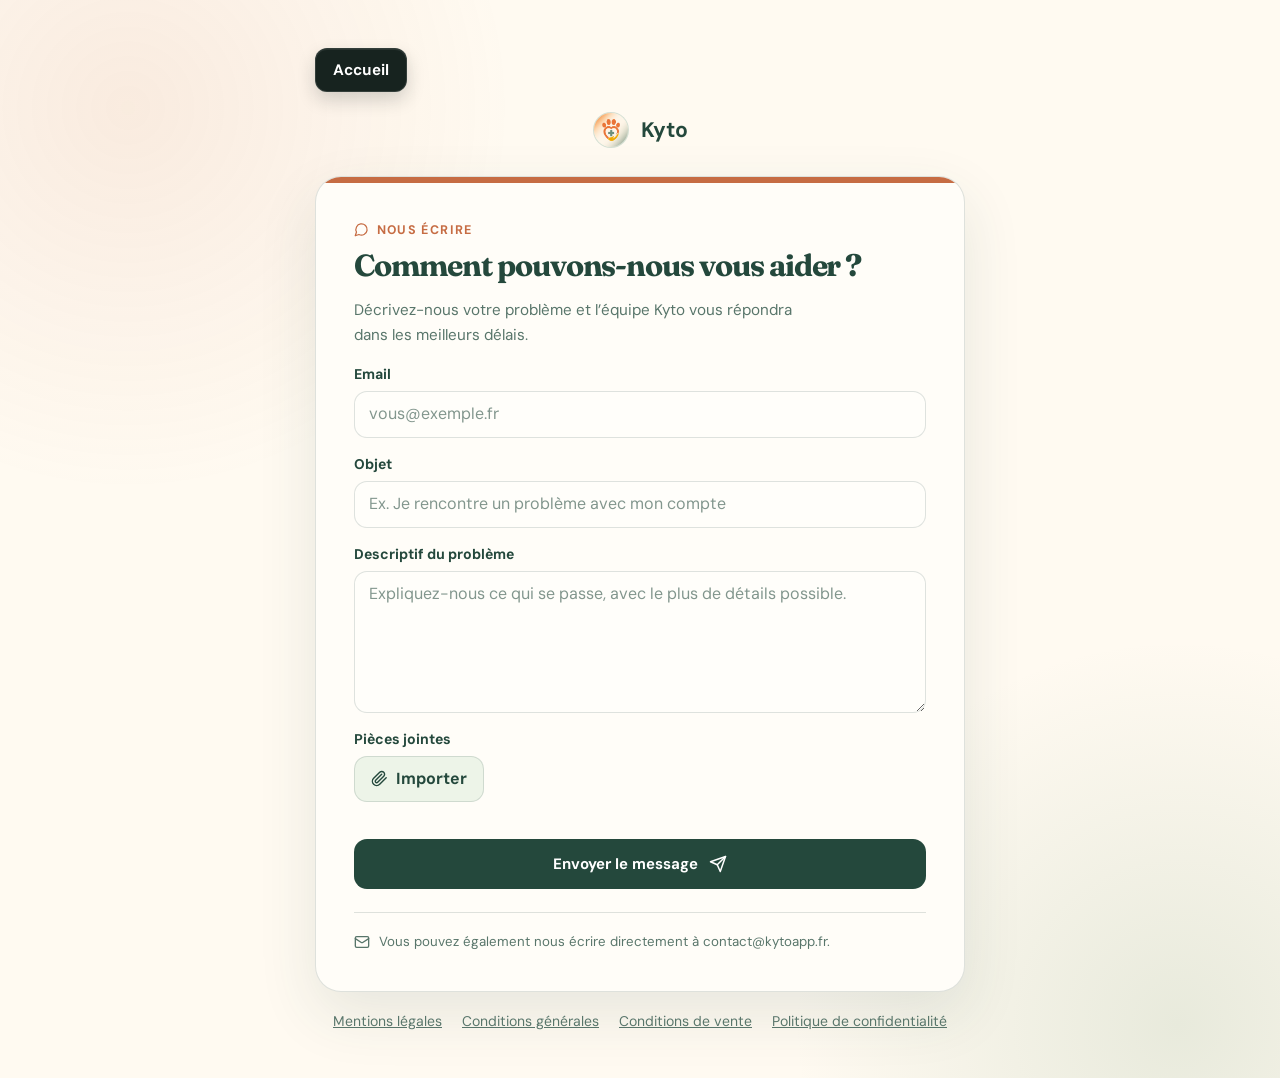
<file: contact.html>
<!doctype html>
<html lang="fr"><head>
<meta charset="UTF-8">
<meta name="viewport" content="width=device-width, initial-scale=1.0">
<title>Contact – Kyto</title>
<link rel="stylesheet" href="/fonts/fonts.css">
<style>
    :root {
      --forest: #24483c;
      --cream: #fffaf1;
      --paper: #fffdf8;
      --sage: #edf4e8;
      --muted: #58756a;
      --terracotta: #c66c43;
      --line: rgba(36, 72, 60, 0.15);
      --danger: #a54230;
    }

    * { box-sizing: border-box; }

    body {
      width: 100%;
      min-height: 100%;
      margin: 0;
      font-family: "DM Sans", system-ui, sans-serif;
      font-size: 16px;
      color: var(--forest);
    }

    .contact-shell {
      position: relative;
      width: 100%;
      min-height: calc(100 * min(var(--vh, 1vh), 1vh));
      padding: clamp(1rem, 4vw, 3rem);
      background:
        radial-gradient(circle at 10% 10%, rgba(198, 108, 67, 0.10), transparent 24rem),
        radial-gradient(circle at 92% 95%, rgba(119, 155, 116, 0.17), transparent 24rem);
    }

    .contact-wrap {
      width: 100%;
      max-width: 650px;
      margin: 0 auto;
    }

    .home-link {
      position: absolute;
      top: clamp(1rem, 4vw, 2rem);
      left: clamp(1rem, 4vw, 3rem);
      z-index: 1;
      display: inline-flex;
      align-items: center;
      justify-content: center;
      min-height: 42px;
      padding: 0.68rem 1.05rem;
      border: 1px solid rgba(255, 255, 255, 0.12);
      border-radius: 12px;
      background: #17231f;
      color: #ffffff;
      font-size: 0.95rem;
      font-weight: 700;
      text-decoration: none;
      box-shadow: 0 8px 18px rgba(23, 35, 31, 0.18), inset 0 1px 0 rgba(255, 255, 255, 0.08);
      transition: background 150ms ease, box-shadow 150ms ease, transform 150ms ease;
    }

    .home-link:hover {
      background: #0d1512;
      color: #ffffff;
      transform: translateY(-2px);
      box-shadow: 0 11px 24px rgba(23, 35, 31, 0.26), inset 0 1px 0 rgba(255, 255, 255, 0.1);
    }

    .home-link:focus-visible {
      outline: 3px solid rgba(198, 108, 67, 0.45);
      outline-offset: 4px;
      border-radius: 4px;
    }

    .brand-header {
      display: flex;
      align-items: center;
      justify-content: center;
      gap: 0.75rem;
      padding: 0.5rem 0 1.75rem;
    }

    .brand-mark {
      display: grid;
      width: 36px;
      height: 36px;
      place-items: center;
      border: 1px solid rgba(36, 72, 60, 0.12);
      border-radius: 21px;
      background: var(--sage);
      color: var(--forest);
      overflow: hidden;
    }
    .brand-mark img{width:100%;height:100%;object-fit:cover;display:block}

    .brand-mark svg { width: 23px; height: 23px; }

    .contact-card {
      overflow: hidden;
      border: 1px solid var(--line);
      border-radius: 26px;
      box-shadow: 0 22px 60px rgba(36, 72, 60, 0.11);
    }

    .card-topline {
      height: 6px;
      background: var(--terracotta);
    }

    .contact-content {
      padding: clamp(1.25rem, 4vw, 2.4rem);
    }

    .eyebrow {
      display: inline-flex;
      align-items: center;
      gap: 0.45rem;
      margin: 0 0 0.75rem;
      font-size: 0.78rem;
      font-weight: 700;
      letter-spacing: 0.11em;
      text-transform: uppercase;
    }

    .form-title {
      margin: 0;
      font-family: "Fraunces", serif;
      letter-spacing: -0.035em;
      line-height: 1.05;
    }

    .intro-copy {
      max-width: 47ch;
      margin: 1rem 0 0;
      line-height: 1.65;
    }

    .field-group { margin-top: 1.05rem; }

    .field-label {
      display: block;
      margin-bottom: 0.5rem;
      font-size: 0.88rem;
      font-weight: 700;
    }

    .field-control {
      display: block;
      width: 100%;
      border: 1px solid var(--line);
      border-radius: 13px;
      outline: none;
      padding: 0.72rem 0.85rem;
      background: #fffefa;
      color: var(--forest);
      font: inherit;
      line-height: 1.4;
      transition: border-color 160ms ease, box-shadow 160ms ease, background 160ms ease;
    }

    .field-control::placeholder { color: #82968d; }

    .field-control:focus {
      border-color: var(--forest);
      box-shadow: 0 0 0 4px rgba(36, 72, 60, 0.12);
      background: #ffffff;
    }

    textarea.field-control {
      min-height: 142px;
      resize: vertical;
    }

    .attachment-button {
      display: inline-flex;
      align-items: center;
      gap: 0.5rem;
      border: 1px solid var(--line);
      border-radius: 13px;
      padding: 0.72rem 1rem;
      cursor: pointer;
      background: var(--sage);
      color: var(--forest);
      font-weight: 700;
      transition: filter 150ms ease, transform 150ms ease;
    }

    .attachment-button:hover {
      filter: brightness(0.97);
      transform: translateY(-1px);
    }

    .attachment-button svg { width: 17px; height: 17px; }
    .attachment-input { position: absolute; width: 1px; height: 1px; overflow: hidden; clip: rect(0 0 0 0); }
    .attachment-input:focus-visible + .attachment-names { outline: 3px solid rgba(198, 108, 67, 0.45); outline-offset: 3px; }
    .attachment-names { margin-top: 0.6rem; color: var(--muted); font-size: 0.83rem; line-height: 1.45; }

    .submit-button {
      display: inline-flex;
      width: 100%;
      align-items: center;
      justify-content: center;
      gap: 0.65rem;
      margin-top: 1.7rem;
      border: 0;
      border-radius: 13px;
      padding: 0.95rem 1.2rem;
      cursor: pointer;
      font: inherit;
      transition: transform 150ms ease, filter 150ms ease, opacity 150ms ease;
    }

    .submit-button:hover:not(:disabled) {
      filter: brightness(0.94);
      transform: translateY(-1px);
    }

    .submit-button:focus-visible,
    .retry-button:focus-visible {
      outline: 3px solid rgba(198, 108, 67, 0.45);
      outline-offset: 3px;
    }

    .submit-button:disabled {
      cursor: wait;
      opacity: 0.72;
    }

    .submit-button svg { width: 18px; height: 18px; }

    .submit-loading {
      display: none;
      align-items: center;
      justify-content: center;
      gap: 0.5rem;
      margin-top: 0.75rem;
      font-size: 0.85rem;
    }

    .submit-loading.is-visible { display: flex; }

    .loading-dot {
      width: 6px;
      height: 6px;
      border-radius: 50%;
      background: var(--terracotta);
      animation: pulse 900ms infinite ease-in-out;
    }

    .status-panel {
      display: none;
      margin-top: 1.25rem;
      border-radius: 13px;
      padding: 0.9rem 1rem;
      line-height: 1.5;
    }

    .status-panel.is-visible { display: flex; }
    .success-panel { border: 1px solid #b9d7bd; }
    .error-panel {
      flex-direction: column;
      align-items: flex-start;
      border: 1px solid #e3beb7;
    }

    .status-copy {
      display: flex;
      align-items: flex-start;
      gap: 0.6rem;
      margin: 0;
      font-size: 0.9rem;
    }

    .status-copy svg { flex: 0 0 auto; width: 18px; height: 18px; margin-top: 0.08rem; }

    .retry-button {
      margin-top: 0.65rem;
      border: 0;
      border-bottom: 1px solid currentColor;
      padding: 0;
      cursor: pointer;
      background: transparent;
      font: inherit;
      font-size: 0.88rem;
      font-weight: 700;
    }

    .contact-note {
      display: flex;
      align-items: flex-start;
      gap: 0.55rem;
      margin: 1.45rem 0 0;
      padding-top: 1.2rem;
      border-top: 1px solid var(--line);
      font-size: 0.83rem;
      line-height: 1.55;
    }

    .contact-note svg { flex: 0 0 auto; width: 16px; height: 16px; margin-top: 0.1rem; }

    @keyframes pulse {
      50% { opacity: 0.25; transform: scale(0.7); }
    }

    @media (max-width: 500px) {
      .contact-shell { padding: 0.8rem; }
      .brand-header { padding: 0.45rem 0 1.2rem; }
      .contact-card { border-radius: 20px; }
      .contact-content { padding: 1.4rem 1.2rem; }
    }
  
    .contact-card{background:var(--paper)}
    .brand-name{margin:0;font-weight:700;font-size:21px;letter-spacing:-.03rem;color:var(--forest)}
    .intro-copy{color:var(--muted);font-size:.95rem}
    .form-title{font-size:clamp(1.6rem,5vw,1.9rem);color:var(--forest)}
    .eyebrow{color:var(--terracotta)}
    .eyebrow svg{width:15px;height:15px}
    .contact-note{color:var(--muted)}
    .success-panel{background:#edf7ed;color:#1f2d26}
    .error-panel{background:#fff0ed;color:var(--danger)}
    .submit-button{background:var(--forest);color:#fff;font-weight:700;font-size:15px}
    .submit-loading{color:var(--muted)}
    .home-link{position:static;margin-bottom:12px;display:inline-flex}
    .contact-shell{background-color:var(--cream)}
    .legal-nav{display:flex;flex-wrap:wrap;gap:8px 20px;justify-content:center;margin-top:20px;font-size:14px}
    .legal-nav a{color:var(--muted)}
    .legal-nav a:hover{color:var(--forest);text-decoration:underline}
    .field-control{font-size:1rem}
</style>
<link rel="icon" type="image/png" href="/favicon.png"><link rel="icon" href="/favicon.ico" sizes="any"><link rel="apple-touch-icon" href="/apple-touch-icon.png"></head>
<body>
<main class="contact-shell" aria-labelledby="contact-title">
  <div class="contact-wrap">
    <a class="home-link" href="index.html">Accueil</a>
    <header class="brand-header">
      <div class="brand-mark"><img src="[data-uri]" alt="Logo Kyto avec une patte orange, un cœur et une croix verte"></div>
      <p class="brand-name">Kyto</p>
    </header>
    <section class="contact-card">
      <div class="card-topline" aria-hidden="true"></div>
      <div class="contact-content">
        <p class="eyebrow"><svg viewBox="0 0 24 24" fill="none" stroke="currentColor" stroke-width="2" stroke-linecap="round" stroke-linejoin="round" aria-hidden="true"><path d="M7.9 20A9 9 0 1 0 4 16.1L2 22Z"/></svg><span>Nous écrire</span></p>
        <h1 id="contact-title" class="form-title">Comment pouvons-nous vous aider ?</h1>
        <p class="intro-copy">Décrivez-nous votre problème et l’équipe Kyto vous répondra dans les meilleurs délais.</p>
        <form id="contact-form" novalidate>
          <div class="field-group">
            <label class="field-label" for="contact-email">Email</label>
            <input id="contact-email" class="field-control" type="email" required autocomplete="email" placeholder="vous@exemple.fr">
          </div>
          <div class="field-group">
            <label class="field-label" for="contact-subject">Objet</label>
            <input id="contact-subject" class="field-control" type="text" required autocomplete="off" placeholder="Ex. Je rencontre un problème avec mon compte">
          </div>
          <div class="field-group">
            <label class="field-label" for="contact-message">Descriptif du problème</label>
            <textarea id="contact-message" class="field-control" required placeholder="Expliquez-nous ce qui se passe, avec le plus de détails possible."></textarea>
          </div>
          <div class="field-group attachment-group">
            <span class="field-label" id="attachment-label">Pièces jointes</span>
            <label class="attachment-button" for="contact-attachments" id="attachment-button"><svg viewBox="0 0 24 24" fill="none" stroke="currentColor" stroke-width="2" stroke-linecap="round" stroke-linejoin="round" aria-hidden="true"><path d="m21.44 11.05-9.19 9.19a6 6 0 0 1-8.49-8.49l8.57-8.57A4 4 0 1 1 18 8.84l-8.59 8.57a2 2 0 0 1-2.83-2.83l8.49-8.48"/></svg><span>Importer</span></label>
            <input id="contact-attachments" class="attachment-input" type="file" multiple accept=".jpg,.jpeg,.png,.heic,.pdf,image/jpeg,image/png,image/heic,application/pdf" aria-labelledby="attachment-label attachment-button">
            <div id="attachment-names" class="attachment-names" aria-live="polite"></div>
          </div>
          <button id="submit-button" class="submit-button" type="submit"><span>Envoyer le message</span><svg viewBox="0 0 24 24" fill="none" stroke="currentColor" stroke-width="2" stroke-linecap="round" stroke-linejoin="round" aria-hidden="true"><path d="m22 2-7 20-4-9-9-4Z"/><path d="M22 2 11 13"/></svg></button>
          <div id="submit-loading" class="submit-loading" aria-live="polite"><span class="loading-dot" aria-hidden="true"></span><span>Envoi en cours…</span></div>
          <div id="success-panel" class="status-panel success-panel" role="status"><p class="status-copy"><svg viewBox="0 0 24 24" fill="none" stroke="currentColor" stroke-width="2" stroke-linecap="round" stroke-linejoin="round" aria-hidden="true"><circle cx="12" cy="12" r="10"/><path d="m9 12 2 2 4-4"/></svg><span style="font-weight:700">Merci, votre message a bien été envoyé à l’équipe Kyto.</span></p></div>
          <div id="error-panel" class="status-panel error-panel" role="alert"><p class="status-copy"><svg viewBox="0 0 24 24" fill="none" stroke="currentColor" stroke-width="2" stroke-linecap="round" stroke-linejoin="round" aria-hidden="true"><circle cx="12" cy="12" r="10"/><line x1="12" x2="12" y1="8" y2="12"/><line x1="12" x2="12.01" y1="16" y2="16"/></svg><span style="font-weight:600">Votre message n’a pas pu être envoyé pour le moment. Veuillez réessayer.</span></p><button id="retry-button" class="retry-button" type="button">Réessayer</button></div>
        </form>
        <p class="contact-note"><svg viewBox="0 0 24 24" fill="none" stroke="currentColor" stroke-width="2" stroke-linecap="round" stroke-linejoin="round" aria-hidden="true"><rect width="20" height="16" x="2" y="4" rx="2"/><path d="m22 7-8.97 5.7a1.94 1.94 0 0 1-2.06 0L2 7"/></svg><span>Vous pouvez également nous écrire directement à contact@kytoapp.fr.</span></p>
      </div>
    </section>
    <nav class="legal-nav" aria-label="Autres pages">
      <a href="mentions-legales.html">Mentions légales</a><a href="cgu.html">Conditions générales</a><a href="cgv.html">Conditions de vente</a><a href="confiden.html">Politique de confidentialité</a>
    </nav>
  </div>
</main>
<script>
  const form = document.getElementById('contact-form');
  const submitButton = document.getElementById('submit-button');
  const loading = document.getElementById('submit-loading');
  const successPanel = document.getElementById('success-panel');
  const errorPanel = document.getElementById('error-panel');
  const retryButton = document.getElementById('retry-button');
  const attachmentInput = document.getElementById('contact-attachments');
  const attachmentNames = document.getElementById('attachment-names');

  function setSubmitting(on) { submitButton.disabled = on; loading.classList.toggle('is-visible', on); }
  function hideStatuses() { successPanel.classList.remove('is-visible'); errorPanel.classList.remove('is-visible'); }

  attachmentInput.addEventListener('change', function () {
    const allowed = /\.(jpe?g|png|heic|pdf)$/i;
    let note = '';
    const kept = Array.from(attachmentInput.files).filter(function (f) { return allowed.test(f.name) && f.size <= 5 * 1024 * 1024; }).slice(0, 3);
    if (kept.length !== attachmentInput.files.length) {
      const transfer = new DataTransfer();
      kept.forEach(function (f) { transfer.items.add(f); });
      attachmentInput.files = transfer.files;
      note = 'Seuls 3 fichiers JPEG, PNG, HEIC ou PDF de 5 Mo maximum sont acceptés. ';
    }
    attachmentNames.textContent = note + Array.from(attachmentInput.files).map(function (f) { return f.name; }).join(' · ');
  });

  function readFileAsBase64(file) {
    return new Promise(function (resolve, reject) {
      const reader = new FileReader();
      reader.onload = function () { resolve({ filename: file.name, content: String(reader.result || '').split(',')[1] || '' }); };
      reader.onerror = function () { reject(reader.error || new Error('Lecture du fichier impossible')); };
      reader.readAsDataURL(file);
    });
  }

  form.addEventListener('submit', async function (event) {
    event.preventDefault();
    hideStatuses();
    if (!form.checkValidity()) { form.reportValidity(); return; }
    setSubmitting(true);
    try {
      const response = await fetch('https://ukryskholoefuazvmoql.supabase.co/functions/v1/send-website-contact-email', {
        method: 'POST',
        headers: { 'Content-Type': 'application/json' },
        body: JSON.stringify({
          email: document.getElementById('contact-email').value.trim(),
          subject: document.getElementById('contact-subject').value.trim(),
          message: document.getElementById('contact-message').value.trim(),
          attachments: await Promise.all(Array.from(attachmentInput.files).map(readFileAsBase64))
        })
      });
      const result = await response.json();
      if (response.status === 200 && result.success === true) {
        form.reset();
        attachmentNames.textContent = '';
        successPanel.classList.add('is-visible');
      } else {
        errorPanel.classList.add('is-visible');
      }
    } catch (error) {
      errorPanel.classList.add('is-visible');
    } finally {
      setSubmitting(false);
    }
  });

  retryButton.addEventListener('click', function () {
    errorPanel.classList.remove('is-visible');
    document.getElementById('contact-email').focus();
  });
</script>
</body></html>
</file>
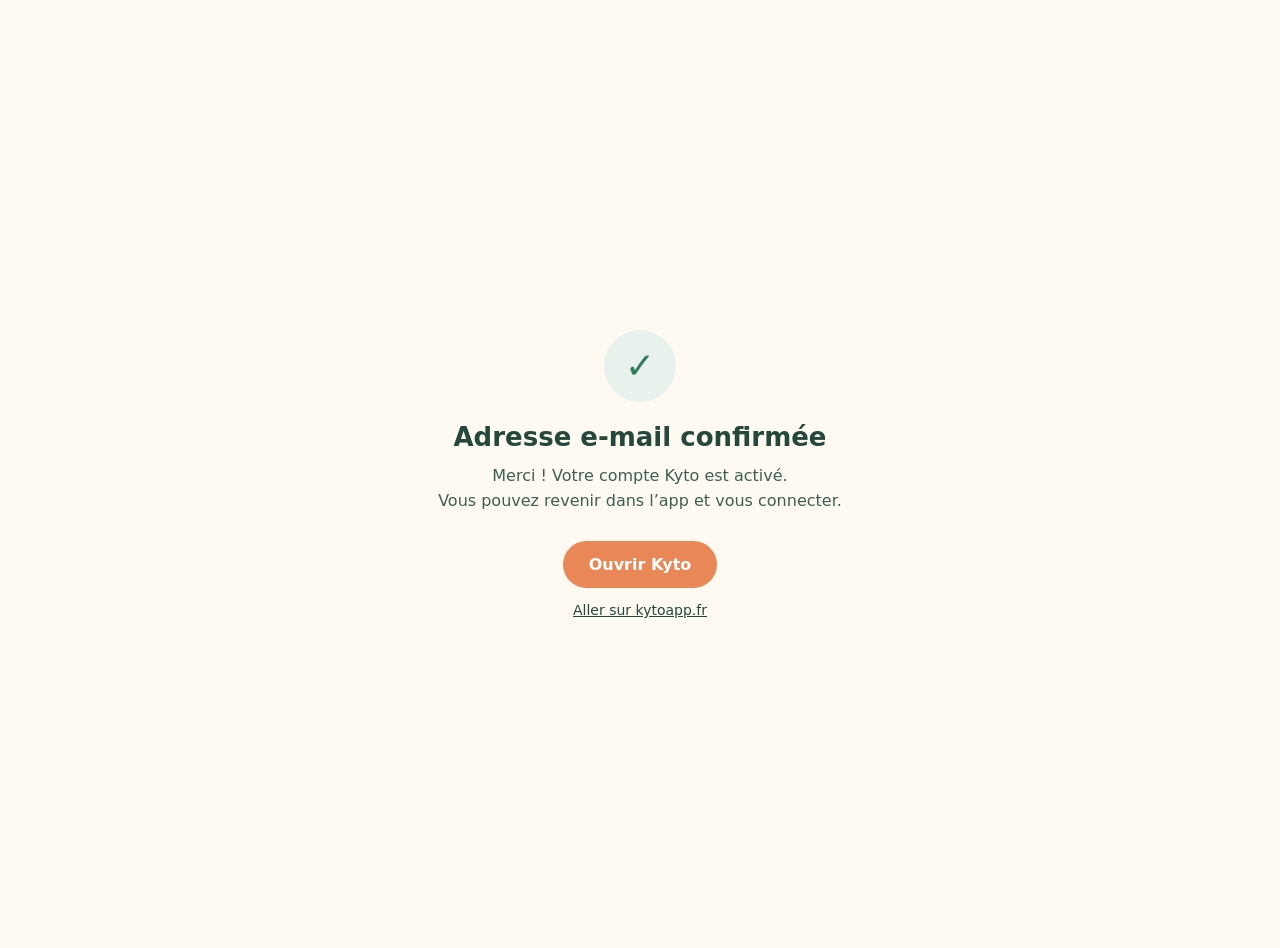
<file: email-confirme.html>
<!doctype html>
<html lang="fr"><head><meta charset="UTF-8"><meta name="viewport" content="width=device-width, initial-scale=1.0"><meta name="robots" content="noindex"><title>E-mail confirmé – Kyto</title>
<style>
body{margin:0;min-height:100vh;display:grid;place-items:center;padding:24px;background:#fffaf1;color:#24483c;font-family:system-ui,-apple-system,"Segoe UI",sans-serif;text-align:center}
main{max-width:420px}
.badge{width:72px;height:72px;border-radius:50%;background:#e8f1ec;color:#2f7d5b;display:grid;place-items:center;font-size:36px;margin:0 auto 20px}
.badge.err{background:#fbe9e2;color:#c0502a}
h1{font-size:26px;margin:0 0 12px}
p{line-height:1.55;margin:0 0 8px;color:#3d5f52}
a.btn{display:inline-block;margin-top:20px;background:#e98757;color:#fff;border-radius:999px;padding:14px 26px;font-weight:700;text-decoration:none}
a.link{display:block;margin-top:14px;color:#24483c;font-size:14px}
</style><link rel="icon" type="image/png" href="/favicon.png"><link rel="icon" href="/favicon.ico" sizes="any"><link rel="apple-touch-icon" href="/apple-touch-icon.png"></head>
<body><main>
<div class="badge" id="badge">✓</div>
<h1 id="title">Adresse e-mail confirmée</h1>
<p id="text">Merci ! Votre compte Kyto est activé.<br>Vous pouvez revenir dans l’app et vous connecter.</p>
<a class="btn" id="open" href="kyto://">Ouvrir Kyto</a>
<a class="link" href="/">Aller sur kytoapp.fr</a>
</main>
<script>
// Si le lien de confirmation a expiré ou a déjà servi, Supabase ajoute une erreur dans l'adresse.
try{
  var h=(location.hash||"")+"&"+(location.search||"");
  if(/error=|error_code=/.test(h)){
    document.getElementById("badge").textContent="!";
    document.getElementById("badge").className="badge err";
    document.getElementById("title").textContent="Lien expiré ou déjà utilisé";
    document.getElementById("text").innerHTML="Si votre compte est déjà activé, ouvrez simplement l’app et connectez-vous.<br>Sinon, redemandez un e-mail de confirmation depuis l’app.";
  }
}catch(e){}
</script>
</body></html>
</file>
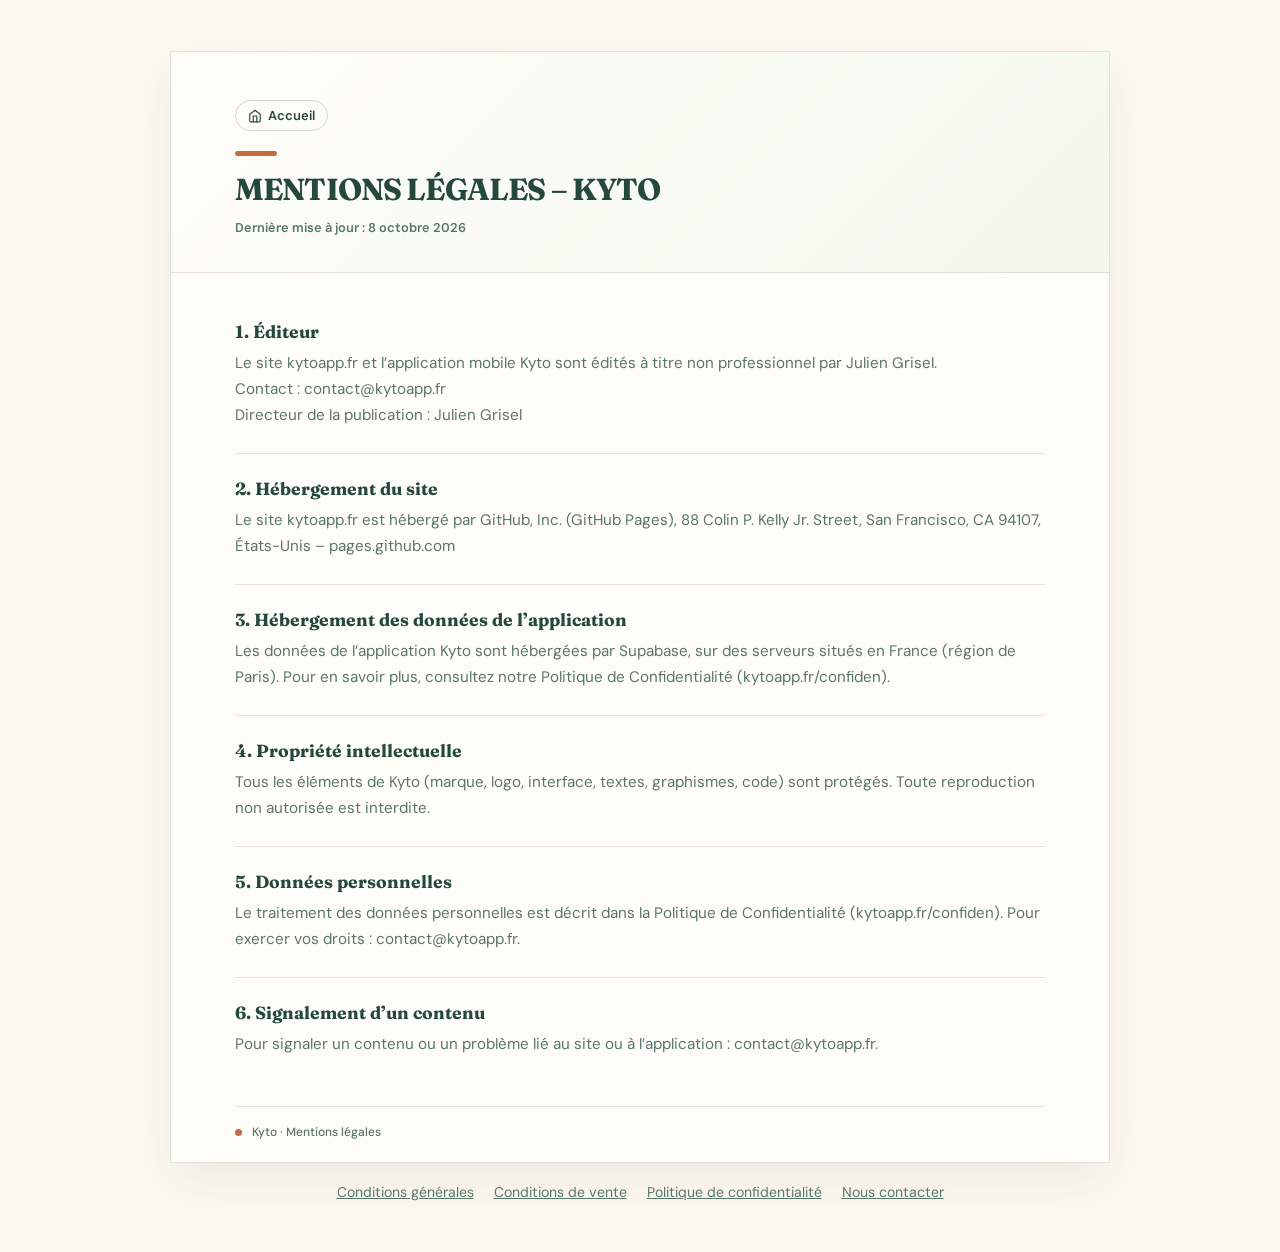
<file: mentions-legales.html>
<!doctype html>
<html lang="fr"><head>
<meta charset="UTF-8">
<meta name="viewport" content="width=device-width, initial-scale=1.0">
<title>Mentions légales – Kyto</title>
<link rel="stylesheet" href="/fonts/fonts.css">
<style>
    :root {
      --forest: #24483c;
      --cream: #fffaf1;
      --paper: #fffdf8;
      --sage: #dcebdc;
      --muted: #58756a;
      --terracotta: #c66c43;
      --line: rgba(36, 72, 60, 0.14);
    }

    * {
      box-sizing: border-box;
    }

    html {
      background: var(--cream);
    }

    body {
      width: 100%;
      min-height: 100%;
      margin: 0;
      font-family: "DM Sans", system-ui, sans-serif;
      font-size: 16px;
      color: var(--forest);
    }

    .legal-page {
      width: 100%;
      padding: clamp(1rem, 4vw, 3.5rem) clamp(0.75rem, 3vw, 2rem);
    }

    .legal-document {
      width: 100%;
      max-width: 940px;
      margin: 0 auto;
      overflow: hidden;
      border: 1px solid var(--line);
      background: var(--paper);
      box-shadow: 0 18px 52px rgba(36, 72, 60, 0.09);
    }

    .document-header {
      padding: clamp(1.5rem, 4vw, 3rem) clamp(1.35rem, 5vw, 4.5rem) clamp(1.25rem, 3vw, 2.25rem);
      border-bottom: 1px solid var(--line);
      background: linear-gradient(135deg, #fffdf8 0%, #f2f8ee 100%);
    }

    .document-marker {
      width: 42px;
      height: 5px;
      margin-bottom: 1rem;
      border-radius: 999px;
      background: var(--terracotta);
    }

    .legal-title {
      margin: 0;
      font-family: "Fraunces", serif;
      letter-spacing: -0.028em;
    }

    .document-content {
      padding: clamp(1.2rem, 4vw, 3rem) clamp(1.35rem, 5vw, 4.5rem);
    }

    .section-list {
      margin: 0;
      padding: 0;
      list-style: none;
    }

    .legal-section {
      padding: clamp(1rem, 2vw, 1.5rem) 0;
      border-bottom: 1px solid var(--line);
    }

    .legal-section:first-child {
      padding-top: 0;
    }

    .legal-section:last-child {
      padding-bottom: 0;
      border-bottom: 0;
    }

    .section-heading {
      margin: 0;
      font-family: "Fraunces", serif;
      line-height: 1.22;
    }

    .section-copy {
      margin: 0.55rem 0 0;
      color: var(--muted);
      line-height: 1.7;
      white-space: pre-line;
    }

    .document-footer {
      display: flex;
      align-items: center;
      gap: 0.65rem;
      margin: 0 clamp(1.35rem, 5vw, 4.5rem);
      padding: 1.1rem 0 1.35rem;
      border-top: 1px solid var(--line);
      color: var(--muted);
    }

    .footer-dot {
      width: 7px;
      height: 7px;
      flex: 0 0 auto;
      border-radius: 999px;
      background: var(--terracotta);
    }

    @media (max-width: 560px) {
      .legal-page {
        padding: 0.6rem;
      }

      .document-header {
        padding: 1.35rem 1.15rem 1.15rem;
      }

      .document-content {
        padding: 1.25rem 1.15rem;
      }

      .document-footer {
        margin: 0 1.15rem;
      }

      .section-copy {
        line-height: 1.62;
      }
    }
  
    .section-heading{font-size:1.1rem}
    .section-copy{font-size:.95rem}
    .home-btn{display:inline-flex;align-items:center;gap:6px;border:1px solid rgba(36,72,60,.2);border-radius:999px;padding:6px 12px;margin-bottom:20px;color:var(--forest);font-weight:600;font-size:13px;text-decoration:none;transition:background .2s}
    .home-btn:hover{background:rgba(255,255,255,.7)}
    .home-btn:focus-visible{outline:2px solid var(--terracotta);outline-offset:2px}
    .legal-title{font-size:clamp(1.5rem,4.5vw,1.9rem);line-height:1.15;color:var(--forest)}
    .update{margin:12px 0 0;color:var(--muted);font-weight:600;font-size:.8rem}
    .legal-nav{display:flex;flex-wrap:wrap;gap:8px 20px;justify-content:center;margin-top:20px;font-size:14px}
    .legal-nav a{color:var(--muted)}
    .legal-nav a:hover{color:var(--forest);text-decoration:underline}
    .document-footer p{margin:0;font-size:.75rem;font-weight:500}
</style>
<link rel="icon" type="image/png" href="/favicon.png"><link rel="icon" href="/favicon.ico" sizes="any"><link rel="apple-touch-icon" href="/apple-touch-icon.png"></head>
<body>
<main class="legal-page" aria-labelledby="document-title">
  <article class="legal-document">
    <header class="document-header">
      <a class="home-btn" href="index.html"><svg width="14" height="14" viewBox="0 0 24 24" fill="none" stroke="currentColor" stroke-width="2" stroke-linecap="round" stroke-linejoin="round" aria-hidden="true"><path d="m3 9 9-7 9 7v11a2 2 0 0 1-2 2H5a2 2 0 0 1-2-2z"/><path d="M9 22V12h6v10"/></svg>Accueil</a>
      <div class="document-marker" aria-hidden="true"></div>
      <h1 id="document-title" class="legal-title">MENTIONS LÉGALES – KYTO</h1>
      <p class="update">Dernière mise à jour : 8 octobre 2026</p>
    </header>
    <div class="document-content">
     <ol class="section-list" aria-label="Mentions légales">
      <li class="legal-section"><h2 class="section-heading">1. Éditeur</h2><p class="section-copy">Le site kytoapp.fr et l’application mobile Kyto sont édités à titre non professionnel par Julien Grisel.
Contact : contact@kytoapp.fr
Directeur de la publication : Julien Grisel</p></li>
      <li class="legal-section"><h2 class="section-heading">2. Hébergement du site</h2><p class="section-copy">Le site kytoapp.fr est hébergé par GitHub, Inc. (GitHub Pages), 88 Colin P. Kelly Jr. Street, San Francisco, CA 94107, États-Unis – pages.github.com</p></li>
      <li class="legal-section"><h2 class="section-heading">3. Hébergement des données de l’application</h2><p class="section-copy">Les données de l’application Kyto sont hébergées par Supabase, sur des serveurs situés en France (région de Paris). Pour en savoir plus, consultez notre Politique de Confidentialité (kytoapp.fr/confiden).</p></li>
      <li class="legal-section"><h2 class="section-heading">4. Propriété intellectuelle</h2><p class="section-copy">Tous les éléments de Kyto (marque, logo, interface, textes, graphismes, code) sont protégés. Toute reproduction non autorisée est interdite.</p></li>
      <li class="legal-section"><h2 class="section-heading">5. Données personnelles</h2><p class="section-copy">Le traitement des données personnelles est décrit dans la Politique de Confidentialité (kytoapp.fr/confiden). Pour exercer vos droits : contact@kytoapp.fr.</p></li>
      <li class="legal-section"><h2 class="section-heading">6. Signalement d’un contenu</h2><p class="section-copy">Pour signaler un contenu ou un problème lié au site ou à l’application : contact@kytoapp.fr.</p></li>
     </ol>
    </div>
    <footer class="document-footer"><span class="footer-dot" aria-hidden="true"></span><p>Kyto · Mentions légales</p></footer>
  </article>
  <nav class="legal-nav" aria-label="Autres pages">
    <a href="cgu.html">Conditions générales</a><a href="cgv.html">Conditions de vente</a><a href="confiden.html">Politique de confidentialité</a><a href="contact.html">Nous contacter</a>
  </nav>
</main>
</body></html>
</file>
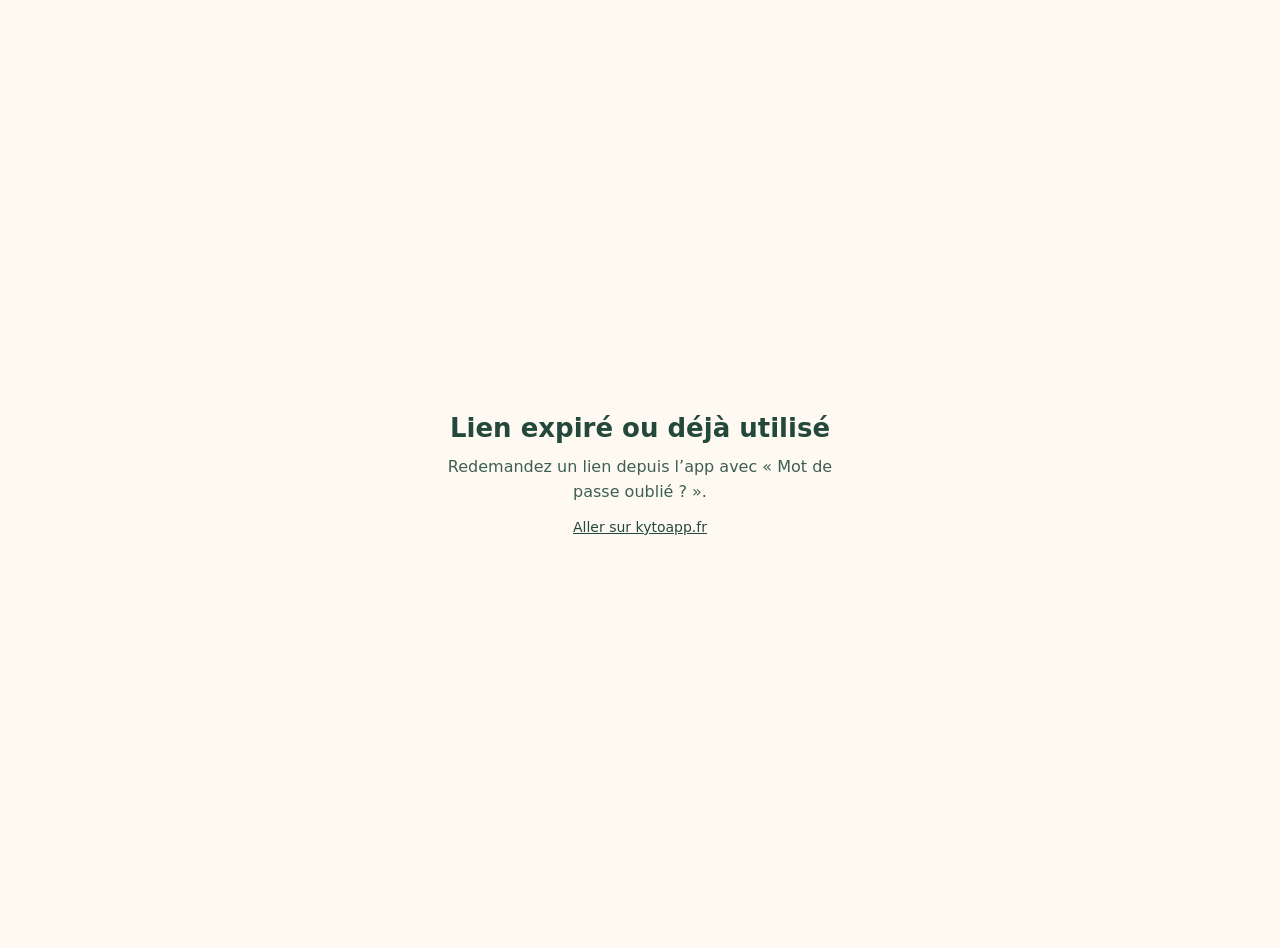
<file: mot-de-passe.html>
<!doctype html>
<html lang="fr"><head><meta charset="UTF-8"><meta name="viewport" content="width=device-width, initial-scale=1.0"><meta name="robots" content="noindex"><meta name="referrer" content="no-referrer"><meta http-equiv="Content-Security-Policy" content="default-src 'none'; script-src 'unsafe-inline'; style-src 'unsafe-inline'; img-src 'self' data:; connect-src https://ukryskholoefuazvmoql.supabase.co; base-uri 'none'; form-action 'none'"><title>Nouveau mot de passe – Kyto</title>
<style>
body{margin:0;min-height:100vh;display:grid;place-items:center;padding:24px;background:#fffaf1;color:#24483c;font-family:system-ui,-apple-system,"Segoe UI",sans-serif;text-align:center}
main{max-width:420px;width:100%}
h1{font-size:26px;margin:0 0 12px}
p{line-height:1.55;margin:0 0 8px;color:#3d5f52}
input{box-sizing:border-box;width:100%;margin-top:12px;padding:14px 16px;border:1px solid #d9d2c3;border-radius:14px;font-size:16px;background:#fff;color:#24483c}
button,a.btn{display:inline-block;margin-top:18px;background:#e98757;color:#fff;border:0;border-radius:999px;padding:14px 26px;font-weight:700;font-size:16px;text-decoration:none;cursor:pointer}
button:disabled{opacity:.6}
#msg{margin-top:14px;font-size:14px;color:#c0502a;min-height:20px}
a.link{display:block;margin-top:14px;color:#24483c;font-size:14px}
.hidden{display:none}
</style><link rel="icon" type="image/png" href="/favicon.png"><link rel="icon" href="/favicon.ico" sizes="any"><link rel="apple-touch-icon" href="/apple-touch-icon.png"></head>
<body><main>
<section id="form">
<h1>Nouveau mot de passe</h1>
<p>Choisissez un nouveau mot de passe pour votre compte Kyto.</p>
<input id="p1" type="password" placeholder="Nouveau mot de passe (8 caractères, A, a, 1)" autocomplete="new-password">
<input id="p2" type="password" placeholder="Confirmez le mot de passe" autocomplete="new-password">
<button id="go" type="button">Enregistrer</button>
<div id="msg"></div>
</section>
<section id="done" class="hidden">
<h1>Mot de passe modifié</h1>
<p>Par sécurité, vous avez été déconnecté(e) de tous vos appareils. Revenez dans l’app et connectez-vous avec votre nouveau mot de passe.</p>
<a class="btn" href="kyto://">Ouvrir Kyto</a>
</section>
<section id="bad" class="hidden">
<h1>Lien expiré ou déjà utilisé</h1>
<p>Redemandez un lien depuis l’app avec « Mot de passe oublié ? ».</p>
</section>
<a class="link" href="/">Aller sur kytoapp.fr</a>
</main>
<script>
(function(){
var AUTH="https://ukryskholoefuazvmoql.supabase.co/auth/v1";
var KEY="sb_publishable_kGMXq6alHiTlzi0LmXawTA_GG6Y-DCs";
var $=function(i){return document.getElementById(i)};
var show=function(id){["form","done","bad"].forEach(function(x){$(x).className=(x===id)?"":"hidden"})};
var headers=function(token){var h={"Content-Type":"application/json","apikey":KEY};if(token){h.Authorization="Bearer "+token}return h};
// Le lien reçu par e-mail contient un jeton à usage unique (token_hash), ou une session
// (access_token, ancien format). On le garde en mémoire seulement (jamais stocké) et on
// l'efface tout de suite de la barre d'adresse. Le jeton n'est utilisé qu'au moment
// d'enregistrer : un simple aperçu du lien (antivirus de messagerie) ne le consomme pas.
var hash=new URLSearchParams((location.hash||"").replace(/^#/,""));
var query=new URLSearchParams(location.search||"");
var tokenHash=hash.get("token_hash")||query.get("token_hash");
var token=hash.get("access_token");
var failed=hash.has("error")||hash.has("error_code")||query.has("error")||query.has("error_code");
try{history.replaceState(null,"",location.pathname)}catch(e){}
if(failed||(!tokenHash&&!token)){show("bad")}
$("go").onclick=async function(){
  var a=$("p1").value,b=$("p2").value,m=$("msg");
  if(a.length<8||!/[a-z]/.test(a)||!/[A-Z]/.test(a)||!/[0-9]/.test(a)){m.textContent="8 caractères minimum, avec une majuscule, une minuscule et un chiffre.";return}
  if(a!==b){m.textContent="Les deux mots de passe sont différents.";return}
  $("go").disabled=true;m.textContent="";
  try{
    // 1. Le jeton du lien ouvre une session temporaire (une seule fois).
    if(!token&&tokenHash){
      var v=await fetch(AUTH+"/verify",{method:"POST",headers:headers(),body:JSON.stringify({type:"recovery",token_hash:tokenHash})});
      tokenHash=null;
      var s={};try{s=await v.json()}catch(x){}
      if(!v.ok||!s||!s.access_token){show("bad");return}
      token=s.access_token;
    }
    // 2. Enregistre le nouveau mot de passe.
    var r=await fetch(AUTH+"/user",{method:"PUT",headers:headers(token),body:JSON.stringify({password:a})});
    if(r.status===401||r.status===403){show("bad");return}
    if(!r.ok){
      var e={};try{e=await r.json()}catch(x){}
      var code=e&&(e.error_code||e.code);
      m.textContent=code==="weak_password"?"Mot de passe trop faible : 8 caractères minimum, avec une majuscule, une minuscule et un chiffre."
        :code==="same_password"?"Choisissez un mot de passe différent de l’ancien."
        :"Impossible de modifier le mot de passe. Réessayez.";
      $("go").disabled=false;return;
    }
    // 3. Par sécurité, ferme toutes les sessions ouvertes (dont celle de ce lien).
    try{await fetch(AUTH+"/logout?scope=global",{method:"POST",headers:headers(token)})}catch(x){}
    token=null;
    show("done");
  }catch(err){m.textContent="Une erreur est survenue. Réessayez.";$("go").disabled=false}
};
})();
</script>
</body></html>
</file>
<file: fonts/fonts.css>
/* Polices hébergées sur kytoapp.fr (aucun appel à Google Fonts : pas d'adresse IP transmise à un tiers).
   DM Sans et Fraunces — licence SIL Open Font License 1.1 (voir OFL-DM-Sans.txt et OFL-Fraunces.txt). */
@font-face{font-family:"DM Sans";font-style:normal;font-weight:400 700;font-display:swap;src:url("/fonts/dm-sans.woff2") format("woff2")}
@font-face{font-family:"Fraunces";font-style:normal;font-weight:600 700;font-display:swap;src:url("/fonts/fraunces.woff2") format("woff2")}
</file>
